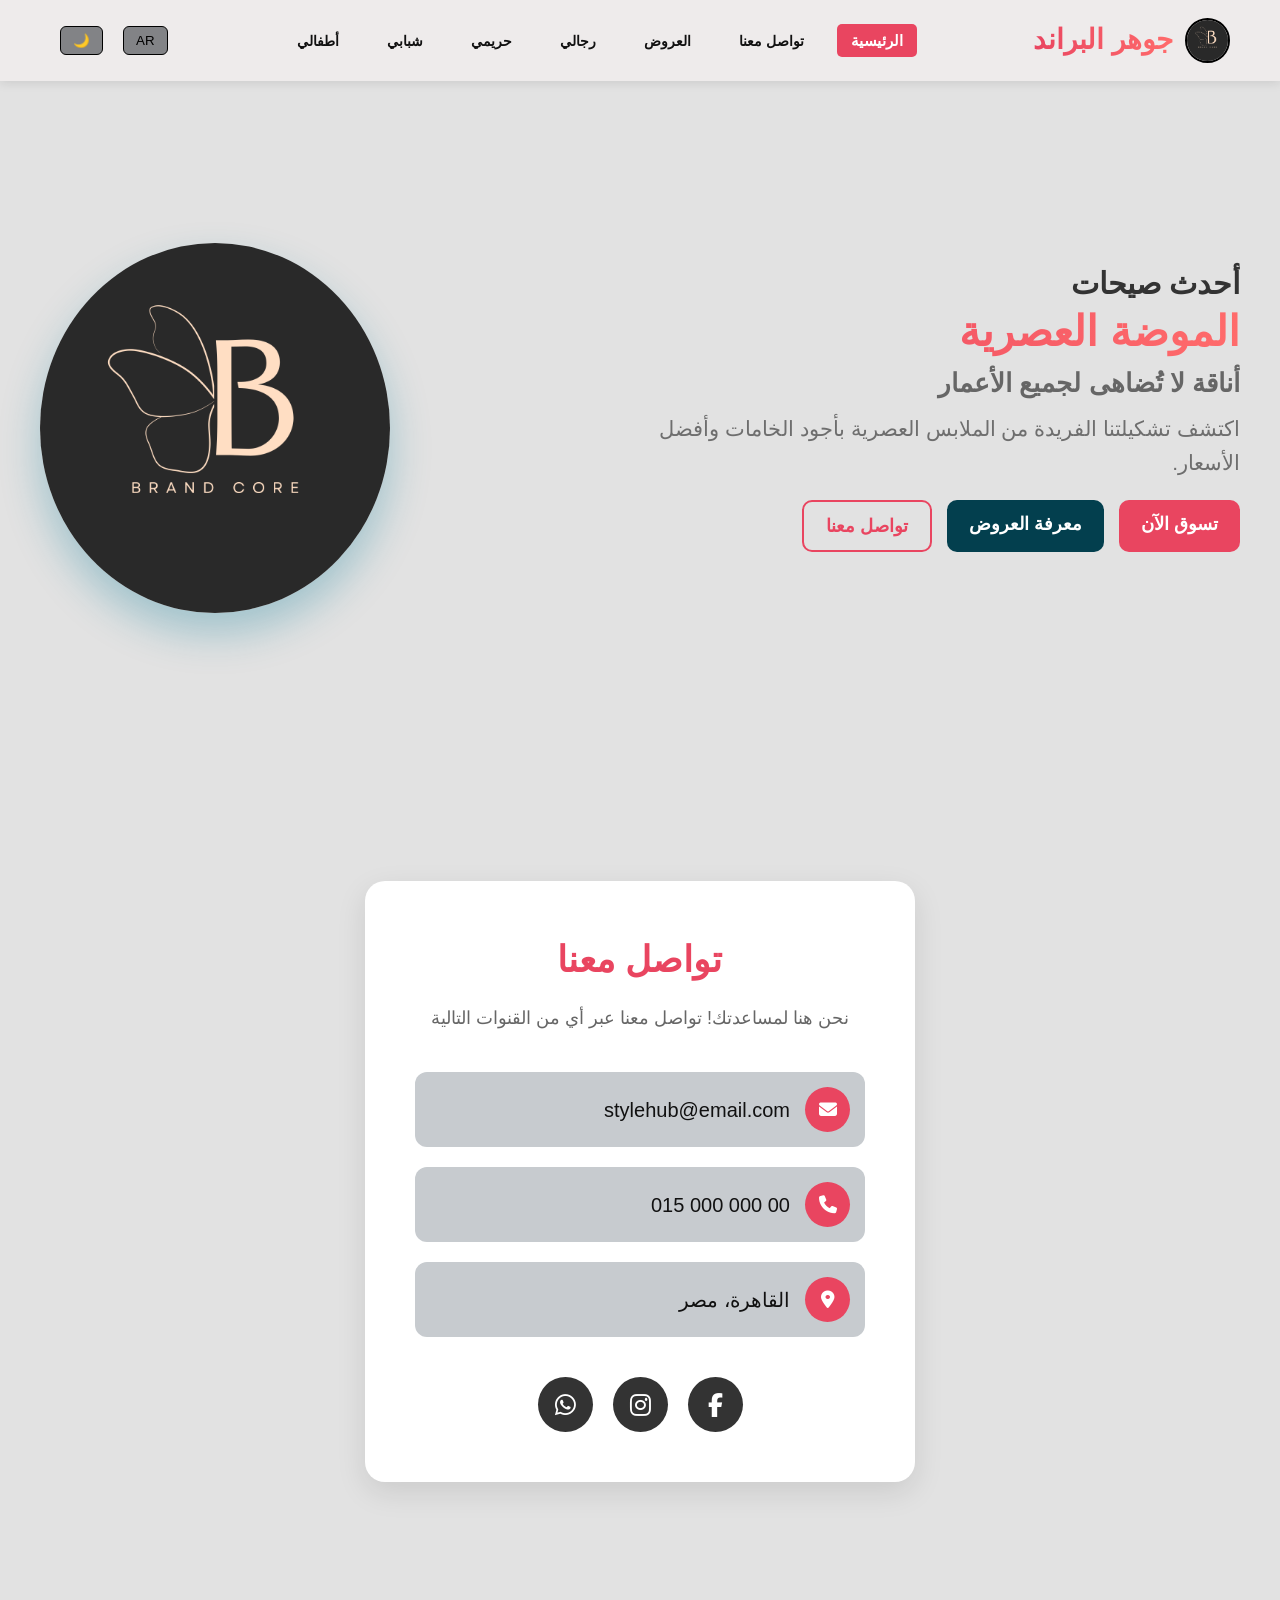
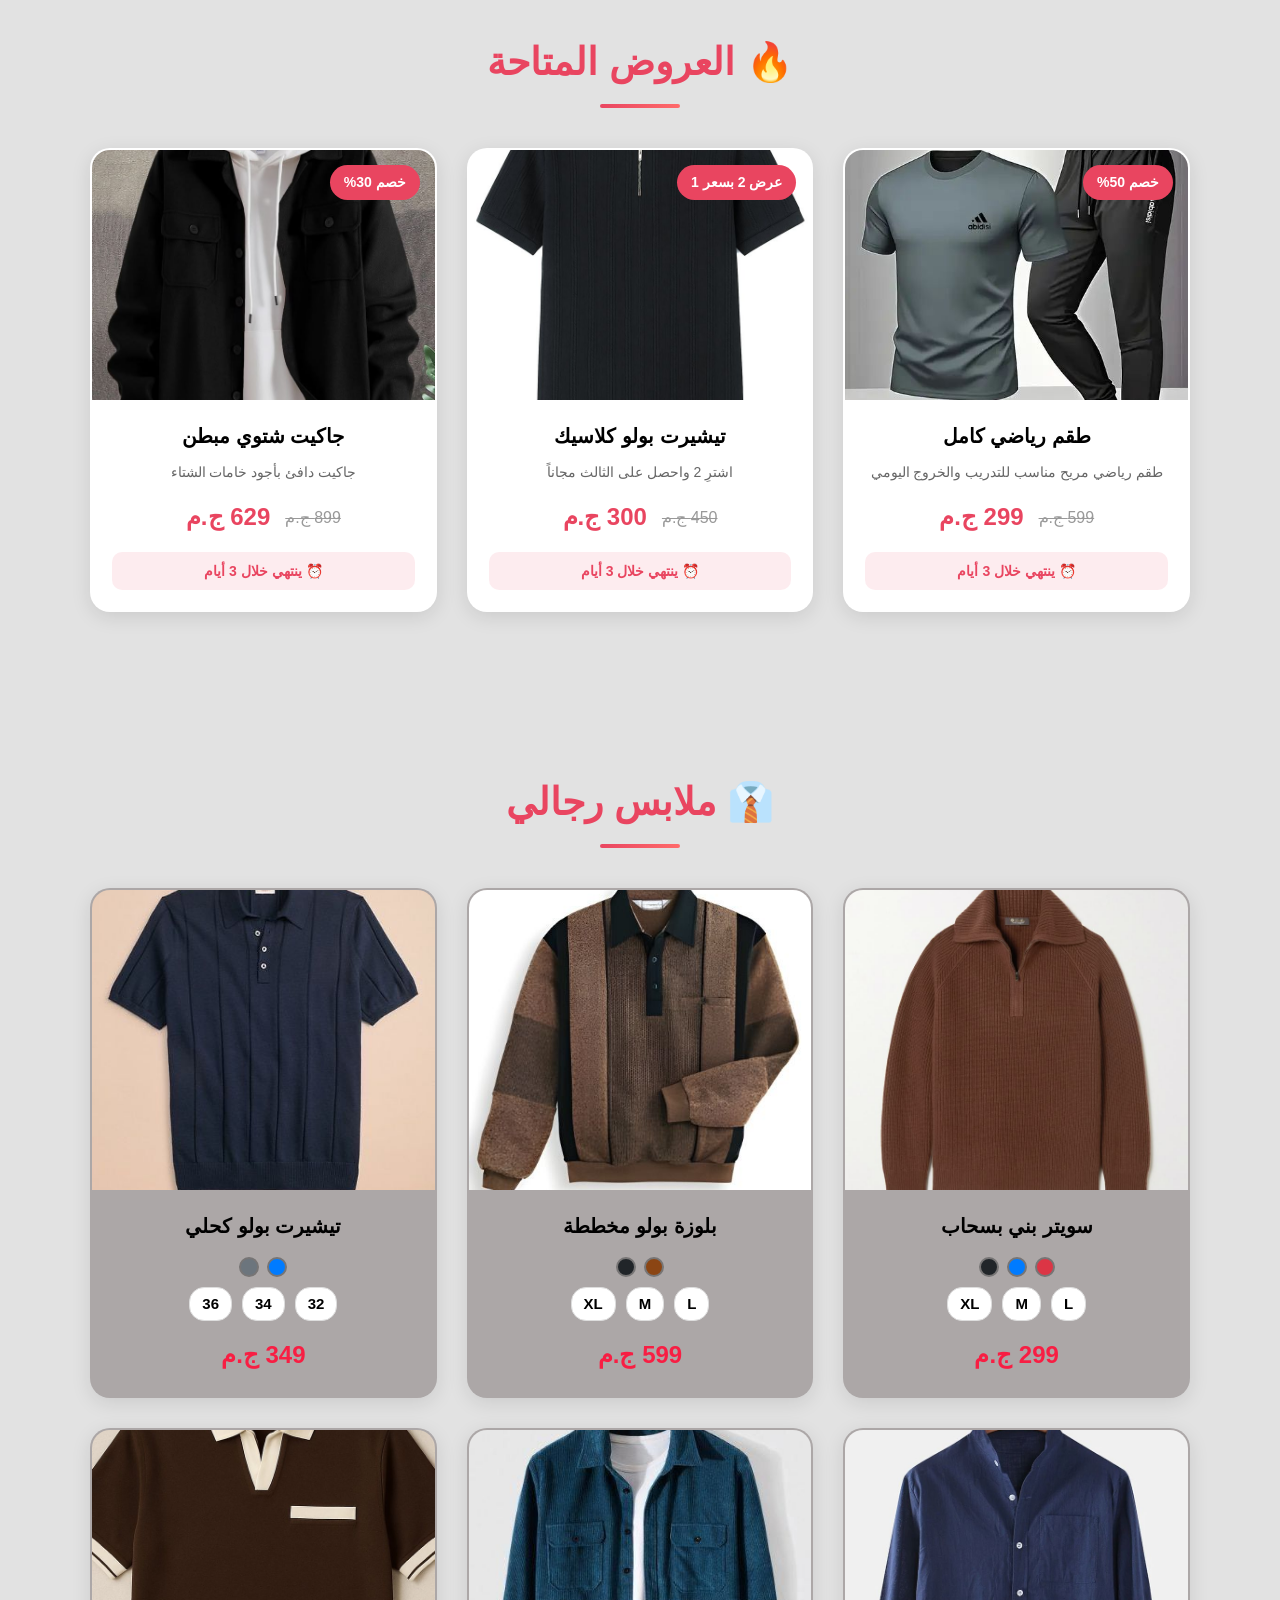
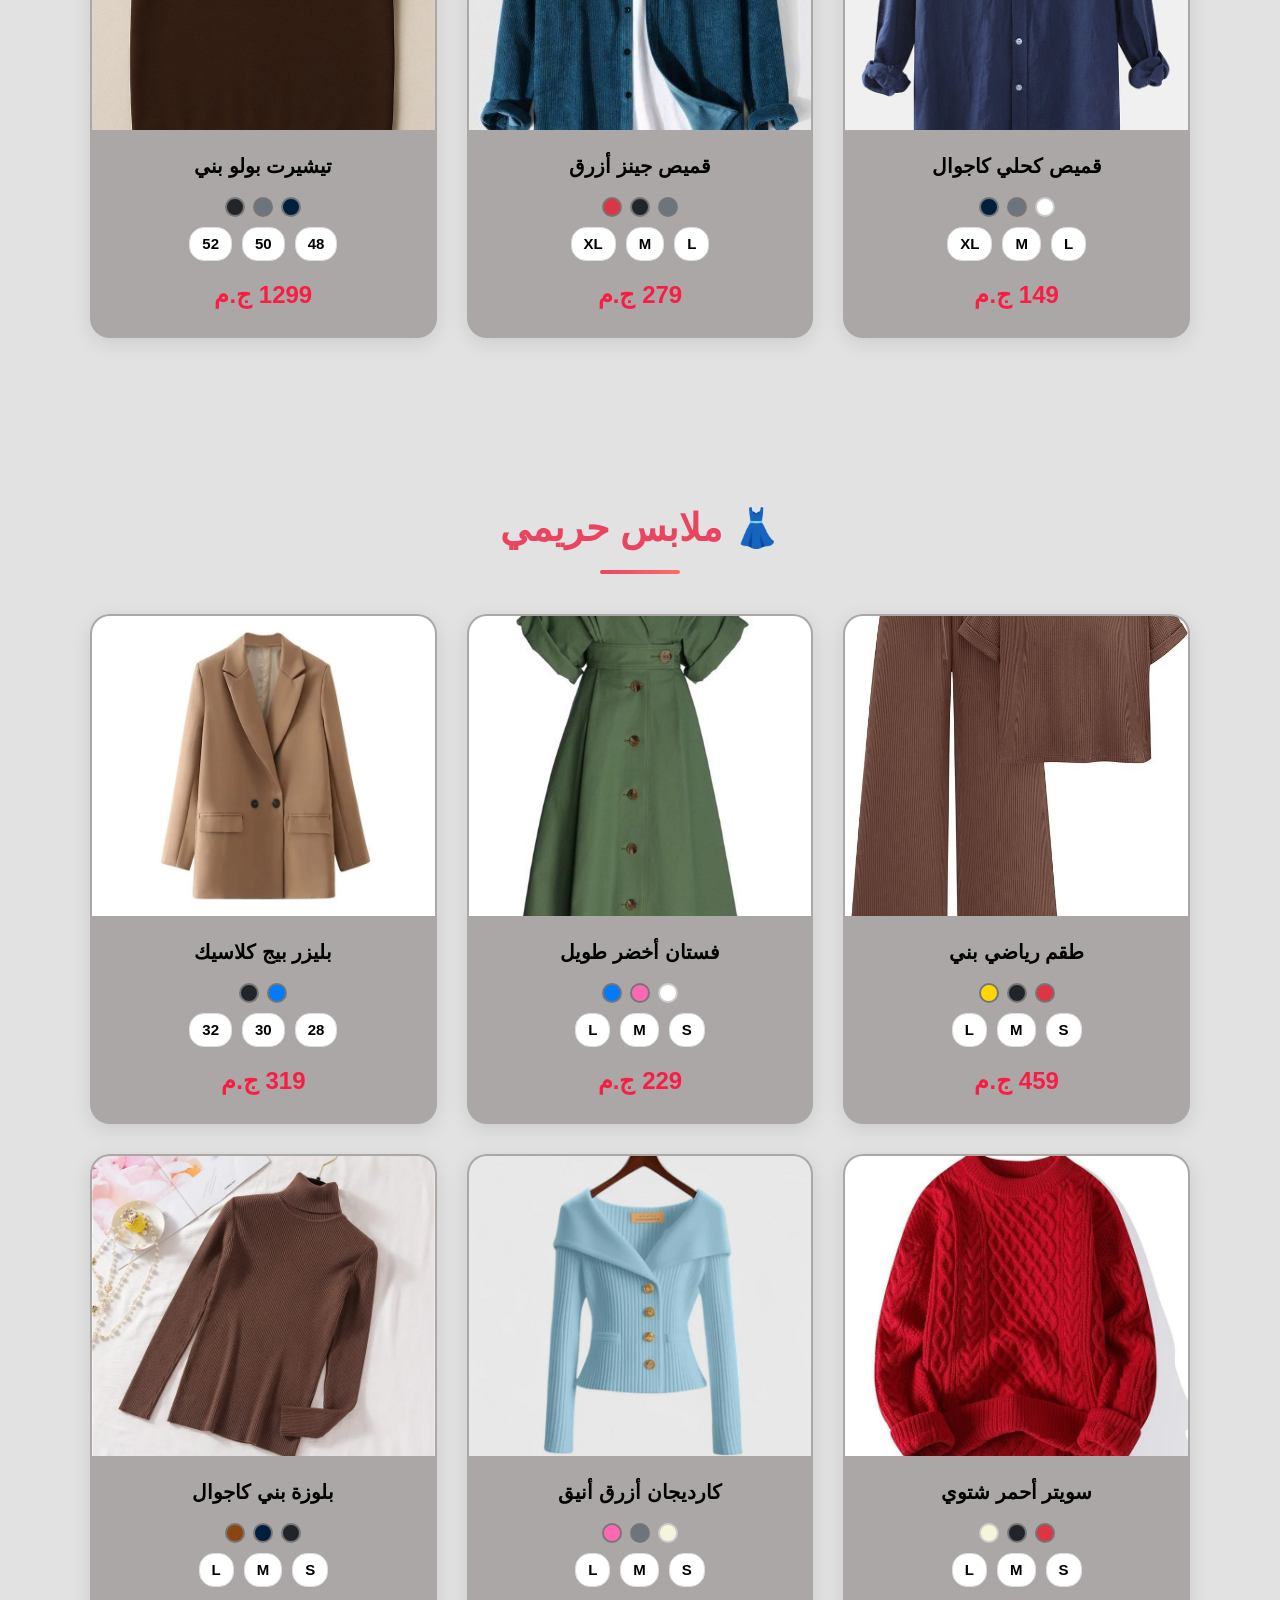
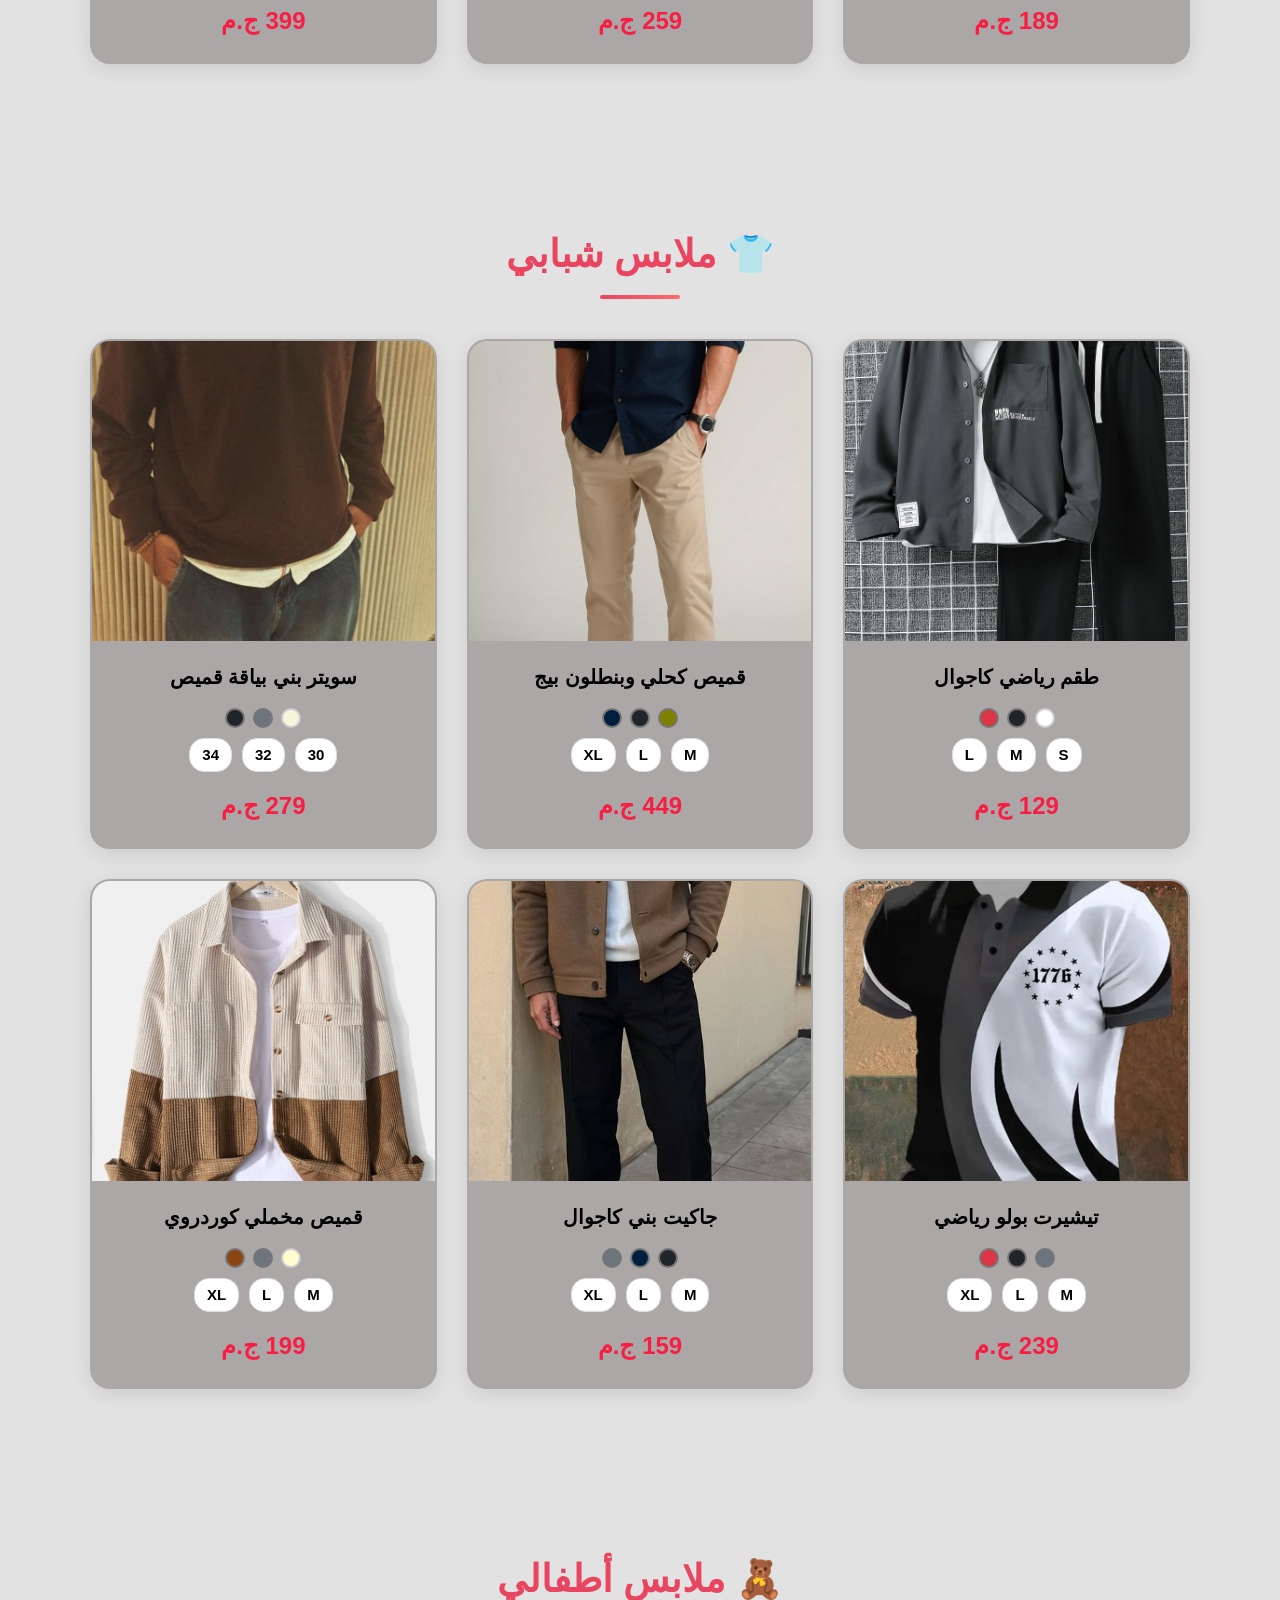
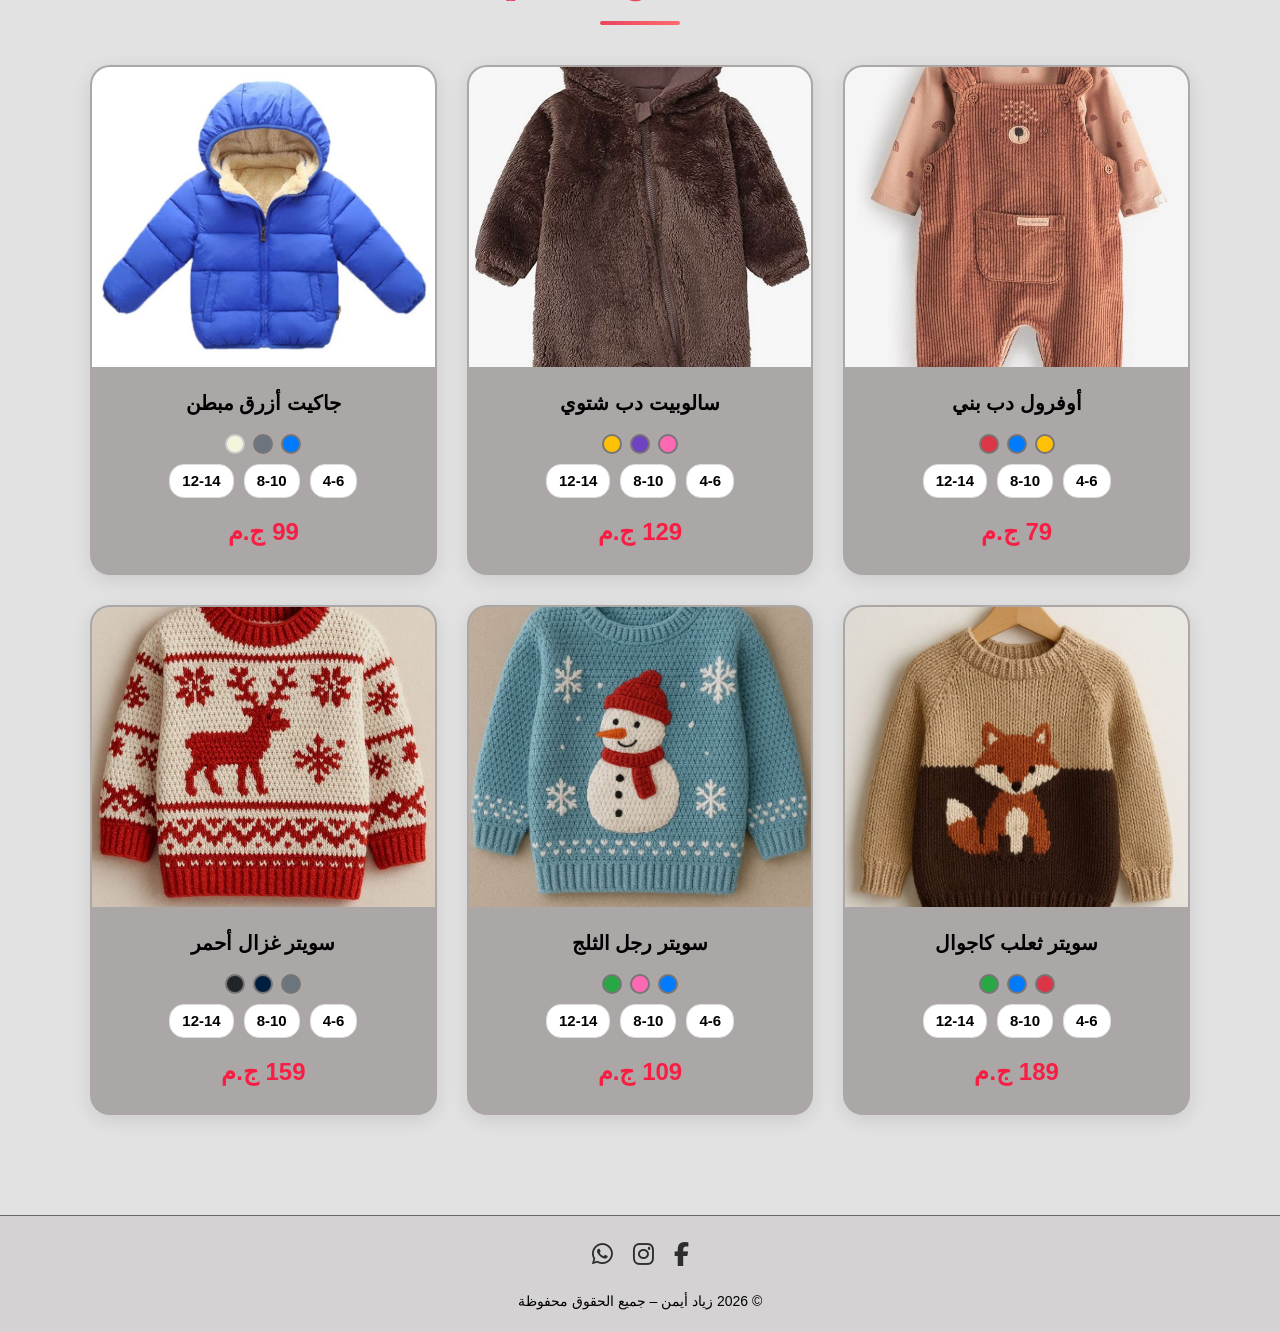
<file: index.html>
<!DOCTYPE html>
<html lang="ar" dir="rtl">
<head>
  <meta charset="UTF-8">
  <meta name="viewport" content="width=device-width, initial-scale=1.0">
  <title>Fashion Store</title>
  <link rel="stylesheet" href="brand.css">
  <link rel="stylesheet" href="https://cdnjs.cloudflare.com/ajax/libs/font-awesome/6.5.1/css/all.min.css">
  <link rel="icon" type="image/png" href="Pic/Logo2.png">
</head>
<body>

<!-- Navbar -->
<header class="navbar">
  <div class="menu-toggle" onclick="document.querySelector('.nav-links').classList.toggle('active')">
    <span></span>
    <span></span>
    <span></span>
  </div>

  <div class="logo-container">
    <img src="Pic/Logo.png" alt="Logo" class="logo-img">
    <div class="logo" data-key="logo">جوهر البراند</div>
  </div>
  <nav class="nav-links">
    <a href="#home" class="active" data-key="nav-home">الرئيسية</a>
    <a href="#contact" data-key="nav-contact">تواصل معنا</a>
    <a href="#offers" data-key="nav-offers">العروض</a>
    <a href="#men" data-key="nav-men">رجالي</a>
    <a href="#women" data-key="nav-women">حريمي</a>
    <a href="#youth" data-key="nav-youth">شبابي</a>
    <a href="#kids" data-key="nav-kids">أطفالي</a>
  </nav>
  
  <div class="nav-actions">
    <button class="mode-btn">🌙</button>
    <button class="lang-btn">AR</button>
  </div>     
</header>


<!-- Hero -->
<section id="home" class="hero">
  <div class="hero-text">
    <h1 data-key="hero-h1">أحدث صيحات</h1>
    <h1 class="name" data-key="hero-name">الموضة العصرية</h1>
    <h2 data-key="hero-name2">أناقة لا تُضاهى لجميع الأعمار</h2>
    <p class="hero-p"  data-key="hero-p">اكتشف تشكيلتنا الفريدة من الملابس العصرية بأجود الخامات وأفضل الأسعار.</p>
    <div class="hero-buttons">
      <a href="#men" class="btn primary" data-key="hero-btn1">تسوق الآن</a>
      <a href="#offers" class="btn primary2" data-key="hero-btn2">معرفة العروض</a>
      <a href="#contact" class="btn secondary" data-key="hero-btn3">تواصل معنا</a>
    </div>
  </div>
  <div class="hero-image">
    <img src="Pic/Logo.png" alt="Fashion">
  </div>
</section>

<!-- Contact Section -->
<section id="contact" class="contact-section">
  <div class="contact-container">
    <div class="contact-info-box">
      <h2 data-key="contact-title">تواصل معنا</h2>
      <p data-key="contact-desc">نحن هنا لمساعدتك! تواصل معنا عبر أي من القنوات التالية</p>
      
      <div class="contact-details">
        <div class="contact-item">
          <i class="fa-solid fa-envelope"></i>
          <span>stylehub@email.com</span>
        </div>
        <div class="contact-item">
          <i class="fa-solid fa-phone"></i>
          <span dir="ltr">015 000 000 00</span>
        </div>
        <div class="contact-item">
          <i class="fa-solid fa-location-dot"></i>
          <span data-key="contact-address">القاهرة، مصر</span>
        </div>
      </div>

      <div class="contact-social">
        <a href="https://facebook.com" target="_blank"><i class="fa-brands fa-facebook-f"></i></a>
        <a href="https://instagram.com" target="_blank"><i class="fa-brands fa-instagram"></i></a>
        <a href="https://wa.me/201500000000" target="_blank"><i class="fa-brands fa-whatsapp"></i></a>
      </div>
    </div>
  </div>
</section>

<!-- Offers Section -->
<section id="offers" class="offers-section">
  <h2 class="section-title" data-key="offers-title">🔥 العروض المتاحة</h2>
  <div class="offers-grid">

    <!-- Offer 1 -->
    <div class="offer-card">
      <div class="offer-badge" data-key="offer-badge-1">خصم 50%</div>
      <div class="offer-image">
        <img src="Pic/Offers/1.jpg" alt="Offer 1">
      </div>
      <div class="offer-info">
        <h3 data-key="offer-1-name">طقم رياضي كامل</h3>
        <p class="offer-desc" data-key="offer-1-desc">طقم رياضي مريح مناسب للتدريب والخروج اليومي</p>
        <div class="offer-prices">
          <span class="old-price">599 ج.م</span>
          <span class="new-price">299 ج.م</span>
        </div>
        <div class="offer-timer" data-key="offer-timer">⏰ ينتهي خلال 3 أيام</div>
      </div>
    </div>


    <!-- Offer 2 -->
    <div class="offer-card">
      <div class="offer-badge" data-key="offer-badge-2">عرض 2 بسعر 1</div>
      <div class="offer-image">
        <img src="Pic/Offers/2.jpg" alt="Offer 2">
      </div>
      <div class="offer-info">
        <h3 data-key="offer-2-name">تيشيرت بولو كلاسيك</h3>
        <p class="offer-desc" data-key="offer-2-desc">اشترِ 2 واحصل على الثالث مجاناً</p>
        <div class="offer-prices">
          <span class="old-price">450 ج.م</span>
          <span class="new-price">300 ج.م</span>
        </div>
        <div class="offer-timer" data-key="offer-timer">⏰ ينتهي خلال 3 أيام</div>
      </div>
    </div>

    <!-- Offer 3 -->
    <div class="offer-card">
      <div class="offer-badge" data-key="offer-badge-3">خصم 30%</div>
      <div class="offer-image">
        <img src="Pic/Offers/3.jpg" alt="Offer 3">
      </div>
      <div class="offer-info">
        <h3 data-key="offer-3-name">جاكيت شتوي مبطن</h3>
        <p class="offer-desc" data-key="offer-3-desc">جاكيت دافئ بأجود خامات الشتاء</p>
        <div class="offer-prices">
          <span class="old-price">899 ج.م</span>
          <span class="new-price">629 ج.م</span>
        </div>
        <div class="offer-timer" data-key="offer-timer">⏰ ينتهي خلال 3 أيام</div>
      </div>
    </div>

  </div>
</section>

<!-- Men Section -->
<section id="men" class="category-section">
  <h2 class="section-title" data-key="men-title">👔 ملابس رجالي</h2>
  <div class="products-grid">

    <!-- Product 1 -->
    <div class="product-card">
      <div class="product-image">
        <img src="Pic/Men/men1.jpg" alt="Men Shirt">
      </div>
      <div class="product-info">
        <h3 data-key="product-men-1">سويتر بني بسحاب</h3>
        <div class="product-colors">
          <span class="color red"></span>
          <span class="color blue"></span>
          <span class="color black"></span>
        </div>
        <div class="product-sizes">
          <span>L</span>
          <span>M</span>
          <span>XL</span>
        </div>
        <p class="product-price">299 ج.م</p>
      </div>
    </div>

    <!-- Product 2 -->
    <div class="product-card">
      <div class="product-image">
        <img src="Pic/Men/men2.jpg" alt="Men Jacket">
      </div>
      <div class="product-info">
        <h3 data-key="product-men-2">بلوزة بولو مخططة</h3>
        <div class="product-colors">
          <span class="color brown"></span>
          <span class="color black"></span>
        </div>
        <div class="product-sizes">
          <span>L</span>
          <span>M</span>
          <span>XL</span>
        </div>
        <p class="product-price">599 ج.م</p>
      </div>
    </div>

    <!-- Product 3 -->
    <div class="product-card">
      <div class="product-image">
        <img src="Pic/Men/men3.jpg" alt="Men Pants">
      </div>
      <div class="product-info">
        <h3 data-key="product-men-3">تيشيرت بولو كحلي</h3>
        <div class="product-colors">
          <span class="color blue"></span>
          <span class="color gray"></span>
        </div>
        <div class="product-sizes">
          <span>32</span>
          <span>34</span>
          <span>36</span>
        </div>
        <p class="product-price">349 ج.م</p>
      </div>
    </div>

    <!-- Product 4 -->
    <div class="product-card">
      <div class="product-image">
        <img src="Pic/Men/men4.jpg" alt="Men T-Shirt">
      </div>
      <div class="product-info">
        <h3 data-key="product-men-4">قميص كحلي كاجوال</h3>
        <div class="product-colors">
          <span class="color white"></span>
          <span class="color gray"></span>
          <span class="color navy"></span>
        </div>
        <div class="product-sizes">
          <span>L</span>
          <span>M</span>
          <span>XL</span>
        </div>
        <p class="product-price">149 ج.م</p>
      </div>
    </div>

    <!-- Product 5 -->
    <div class="product-card">
      <div class="product-image">
        <img src="Pic/Men/men5.jpg" alt="Men Hoodie">
      </div>
      <div class="product-info">
        <h3 data-key="product-men-5">قميص جينز أزرق</h3>
        <div class="product-colors">
          <span class="color gray"></span>
          <span class="color black"></span>
          <span class="color red"></span>
        </div>
        <div class="product-sizes">
          <span>L</span>
          <span>M</span>
          <span>XL</span>
        </div>
        <p class="product-price">279 ج.م</p>
      </div>
    </div>

    <!-- Product 6 -->
    <div class="product-card">
      <div class="product-image">
        <img src="Pic/Men/men6.jpg" alt="Men Suit">
      </div>
      <div class="product-info">
        <h3 data-key="product-men-6">تيشيرت بولو بني</h3>
        <div class="product-colors">
          <span class="color navy"></span>
          <span class="color gray"></span>
          <span class="color black"></span>
        </div>
        <div class="product-sizes">
          <span>48</span>
          <span>50</span>
          <span>52</span>
        </div>
        <p class="product-price">1299 ج.م</p>
      </div>
    </div>
  </div>
</section>


<!-- Women Section -->
<section id="women" class="category-section">
  <h2 class="section-title" data-key="women-title">👗 ملابس حريمي</h2>
  <div class="products-grid">

    <!-- Product 1 -->
    <div class="product-card">
      <div class="product-image">
        <img src="Pic/Women/wom1.jpg" alt="Women Dress">
      </div>
      <div class="product-info">
        <h3 data-key="product-women-1">طقم رياضي بني</h3>
        <div class="product-colors">
          <span class="color red"></span>
          <span class="color black"></span>
          <span class="color gold"></span>
        </div>
        <div class="product-sizes">
          <span>S</span>
          <span>M</span>
          <span>L</span>
        </div>
        <p class="product-price">459 ج.م</p>
      </div>
    </div>

    <!-- Product 2 -->
    <div class="product-card">
      <div class="product-image">
        <img src="Pic/Women/wom2.jpg" alt="Women Blouse">
      </div>
      <div class="product-info">
        <h3 data-key="product-women-2">فستان أخضر طويل</h3>
        <div class="product-colors">
          <span class="color white"></span>
          <span class="color pink"></span>
          <span class="color blue"></span>
        </div>
        <div class="product-sizes">
          <span>S</span>
          <span>M</span>
          <span>L</span>
        </div>
        <p class="product-price">229 ج.م</p>
      </div>
    </div>

    <!-- Product 3 -->
    <div class="product-card">
      <div class="product-image">
        <img src="Pic/Women/wom3.jpg" alt="Women Jeans">
      </div>
      <div class="product-info">
        <h3 data-key="product-women-3">بليزر بيج كلاسيك</h3>
        <div class="product-colors">
          <span class="color blue"></span>
          <span class="color black"></span>
        </div>
        <div class="product-sizes">
          <span>28</span>
          <span>30</span>
          <span>32</span>
        </div>
        <p class="product-price">319 ج.م</p>
      </div>
    </div>

    <!-- Product 4 -->
    <div class="product-card">
      <div class="product-image">
        <img src="Pic/Women/wom4.jpg" alt="Women Skirt">
      </div>
      <div class="product-info">
        <h3 data-key="product-women-4">سويتر أحمر شتوي</h3>
        <div class="product-colors">
          <span class="color red"></span>
          <span class="color black"></span>
          <span class="color beige"></span>
        </div>
        <div class="product-sizes">
          <span>S</span>
          <span>M</span>
          <span>L</span>
        </div>
        <p class="product-price">189 ج.م</p>
      </div>
    </div>

    <!-- Product 5 -->
    <div class="product-card">
      <div class="product-image">
        <img src="Pic/Women/wom5.jpg" alt="Women Cardigan">
      </div>
      <div class="product-info">
        <h3 data-key="product-women-5">كارديجان أزرق أنيق</h3>
        <div class="product-colors">
          <span class="color beige"></span>
          <span class="color gray"></span>
          <span class="color pink"></span>
        </div>
        <div class="product-sizes">
          <span>S</span>
          <span>M</span>
          <span>L</span>
        </div>
        <p class="product-price">259 ج.م</p>
      </div>
    </div>

    <!-- Product 6 -->
    <div class="product-card">
      <div class="product-image">
        <img src="Pic/Women/wom6.jpg" alt="Women Abaya">
      </div>
      <div class="product-info">
        <h3 data-key="product-women-6">	بلوزة بني كاجوال</h3>
        <div class="product-colors">
          <span class="color black"></span>
          <span class="color navy"></span>
          <span class="color brown"></span>
        </div>
        <div class="product-sizes">
          <span>S</span>
          <span>M</span>
          <span>L</span>
        </div>
        <p class="product-price">399 ج.م</p>
      </div>
    </div>
  </div>
</section>


<!-- Youth Section -->
<section id="youth" class="category-section">
  <h2 class="section-title" data-key="youth-title">👕 ملابس شبابي</h2>
  <div class="products-grid">
    <!-- Product 1 -->
    <div class="product-card">
      <div class="product-image">
        <img src="Pic/Youth/youth1.jpg" alt="Youth T-Shirt">
      </div>
      <div class="product-info">
        <h3 data-key="product-youth-1">طقم رياضي كاجوال</h3>
        <div class="product-colors">
          <span class="color white"></span>
          <span class="color black"></span>
          <span class="color red"></span>
        </div>
        <div class="product-sizes">
          <span>S</span>
          <span>M</span>
          <span>L</span>
        </div>
        <p class="product-price">129 ج.م</p>
      </div>
    </div>

    <!-- Product 2 -->
    <div class="product-card">
      <div class="product-image">
        <img src="Pic/Youth/youth2.jpg" alt="Youth Jacket">
      </div>
      <div class="product-info">
        <h3 data-key="product-youth-2">	قميص كحلي وبنطلون بيج</h3>
        <div class="product-colors">
          <span class="color olive"></span>
          <span class="color black"></span>
          <span class="color navy"></span>
        </div>
        <div class="product-sizes">
          <span>M</span>
          <span>L</span>
          <span>XL</span>
        </div>
        <p class="product-price">449 ج.م</p>
      </div>
    </div>

    <!-- Product 3 -->
    <div class="product-card">
      <div class="product-image">
        <img src="Pic/Youth/youth3.jpg" alt="Youth Pants">
      </div>
      <div class="product-info">
        <h3 data-key="product-youth-3">سويتر بني بياقة قميص</h3>
        <div class="product-colors">
          <span class="color beige"></span>
          <span class="color gray"></span>
          <span class="color black"></span>
        </div>
        <div class="product-sizes">
          <span>30</span>
          <span>32</span>
          <span>34</span>
        </div>
        <p class="product-price">279 ج.م</p>
      </div>
    </div>

    <!-- Product 4 -->
    <div class="product-card">
      <div class="product-image">
        <img src="Pic/Youth/youth4.jpg" alt="Youth Hoodie">
      </div>
      <div class="product-info">
        <h3 data-key="product-youth-4">تيشيرت بولو رياضي</h3>
        <div class="product-colors">
          <span class="color gray"></span>
          <span class="color black"></span>
          <span class="color red"></span>
        </div>
        <div class="product-sizes">
          <span>M</span>
          <span>L</span>
          <span>XL</span>
        </div>
        <p class="product-price">239 ج.م</p>
      </div>
    </div>

    <!-- Product 5 -->
    <div class="product-card">
      <div class="product-image">
        <img src="Pic/Youth/youth5.jpg" alt="Youth Shorts">
      </div>
      <div class="product-info">
        <h3 data-key="product-youth-5">	جاكيت بني كاجوال</h3>
        <div class="product-colors">
          <span class="color black"></span>
          <span class="color navy"></span>
          <span class="color gray"></span>
        </div>
        <div class="product-sizes">
          <span>M</span>
          <span>L</span>
          <span>XL</span>
        </div>
        <p class="product-price">159 ج.م</p>
      </div>
    </div>

    <!-- Product 6 -->
    <div class="product-card">
      <div class="product-image">
        <img src="Pic/Youth/youth6.jpg" alt="Youth Sweater">
      </div>
      <div class="product-info">
        <h3 data-key="product-youth-6">قميص مخملي كوردروي</h3>
        <div class="product-colors">
          <span class="color cream"></span>
          <span class="color gray"></span>
          <span class="color brown"></span>
        </div>
        <div class="product-sizes">
          <span>M</span>
          <span>L</span>
          <span>XL</span>
        </div>
        <p class="product-price">199 ج.م</p>
      </div>
    </div>
  </div>
</section>


<!-- Kids Section -->
<section id="kids" class="category-section">
  <h2 class="section-title" data-key="kids-title">🧸 ملابس أطفالي</h2>
  <div class="products-grid">

    <!-- Product 1 -->
    <div class="product-card">
      <div class="product-image">
        <img src="Pic/Kids/kid1.jpg" alt="Kids T-Shirt">
      </div>
      <div class="product-info">
        <h3 data-key="product-kids-1">أوفرول دب بني</h3>
        <div class="product-colors">
          <span class="color yellow"></span>
          <span class="color blue"></span>
          <span class="color red"></span>
        </div>
        <div class="product-sizes">
          <span>4-6</span>
          <span>8-10</span>
          <span>12-14</span>
        </div>
        <p class="product-price">79 ج.م</p>
      </div>
    </div>

    <!-- Product 2 -->
    <div class="product-card">
      <div class="product-image">
        <img src="Pic/Kids/kid2.jpg" alt="Kids Dress">
      </div>
      <div class="product-info">
        <h3 data-key="product-kids-2">سالوبيت دب شتوي</h3>
        <div class="product-colors">
          <span class="color pink"></span>
          <span class="color purple"></span>
          <span class="color yellow"></span>
        </div>
        <div class="product-sizes">
          <span>4-6</span>
          <span>8-10</span>
          <span>12-14</span>
        </div>
        <p class="product-price">129 ج.م</p>
      </div>
    </div>

    <!-- Product 3 -->
    <div class="product-card">
      <div class="product-image">
        <img src="Pic/Kids/kid3.jpg" alt="Kids Pants">
      </div>
      <div class="product-info">
        <h3 data-key="product-kids-3">جاكيت أزرق مبطن</h3>
        <div class="product-colors">
          <span class="color blue"></span>
          <span class="color gray"></span>
          <span class="color beige"></span>
        </div>
        <div class="product-sizes">
          <span>4-6</span>
          <span>8-10</span>
          <span>12-14</span>
        </div>
        <p class="product-price">99 ج.م</p>
      </div>
    </div>

    <!-- Product 4 -->
    <div class="product-card">
      <div class="product-image">
        <img src="Pic/Kids/kid4.jpg" alt="Kids Jacket">
      </div>
      <div class="product-info">
        <h3 data-key="product-kids-4">سويتر ثعلب كاجوال</h3>
        <div class="product-colors">
          <span class="color red"></span>
          <span class="color blue"></span>
          <span class="color green"></span>
        </div>
        <div class="product-sizes">
          <span>4-6</span>
          <span>8-10</span>
          <span>12-14</span>
        </div>
        <p class="product-price">189 ج.م</p>
      </div>
    </div>

    <!-- Product 5 -->
    <div class="product-card">
      <div class="product-image">
        <img src="Pic/Kids/kid5.jpg" alt="Kids Pajamas">
      </div>
      <div class="product-info">
        <h3 data-key="product-kids-5">	سويتر رجل الثلج</h3>
        <div class="product-colors">
          <span class="color blue"></span>
          <span class="color pink"></span>
          <span class="color green"></span>
        </div>
        <div class="product-sizes">
          <span>4-6</span>
          <span>8-10</span>
          <span>12-14</span>
        </div>
        <p class="product-price">109 ج.م</p>
      </div>
    </div>

    <!-- Product 6 -->
    <div class="product-card">
      <div class="product-image">
        <img src="Pic/Kids/kid6.jpg" alt="Kids Set">
      </div>
      <div class="product-info">
        <h3 data-key="product-kids-6">سويتر غزال أحمر</h3>
        <div class="product-colors">
          <span class="color gray"></span>
          <span class="color navy"></span>
          <span class="color black"></span>
        </div>
        <div class="product-sizes">
          <span>4-6</span>
          <span>8-10</span>
          <span>12-14</span>
        </div>
        <p class="product-price">159 ج.م</p>
      </div>
    </div>
  </div>
</section>

<!-- Footer -->
<footer class="footer">
  <div class="footer-social">
    <a href="https://facebook.com" target="_blank"><i class="fa-brands fa-facebook-f"></i></a>
    <a href="https://instagram.com" target="_blank"><i class="fa-brands fa-instagram"></i></a>
    <a href="https://wa.me/201500000000" target="_blank"><i class="fa-brands fa-whatsapp"></i></a>
  </div>
  <p data-key="footer">© 2026 زياد أيمن – جميع الحقوق محفوظة</p>
</footer>

<!-- Back to Top -->
<button id="backToTop">↑</button>

<script src="brand.js"></script>
</body>
</html>
</file>
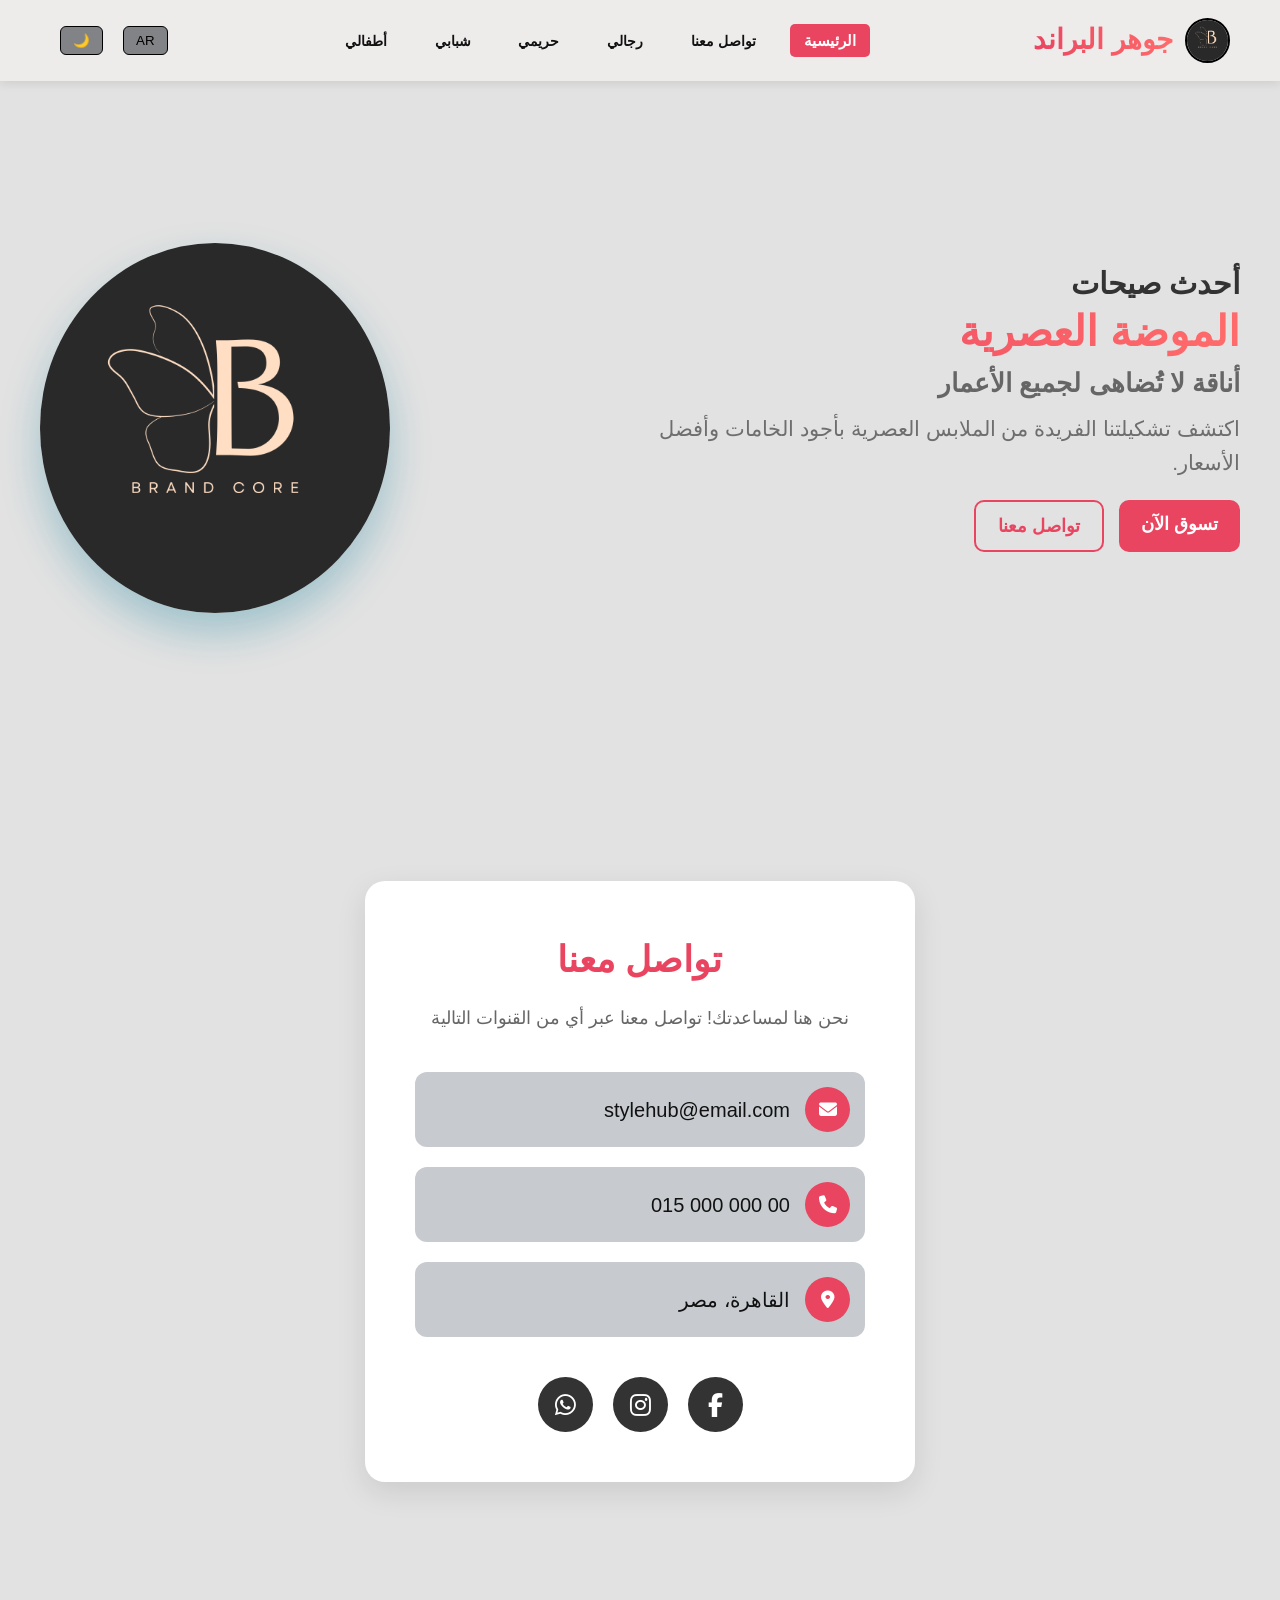
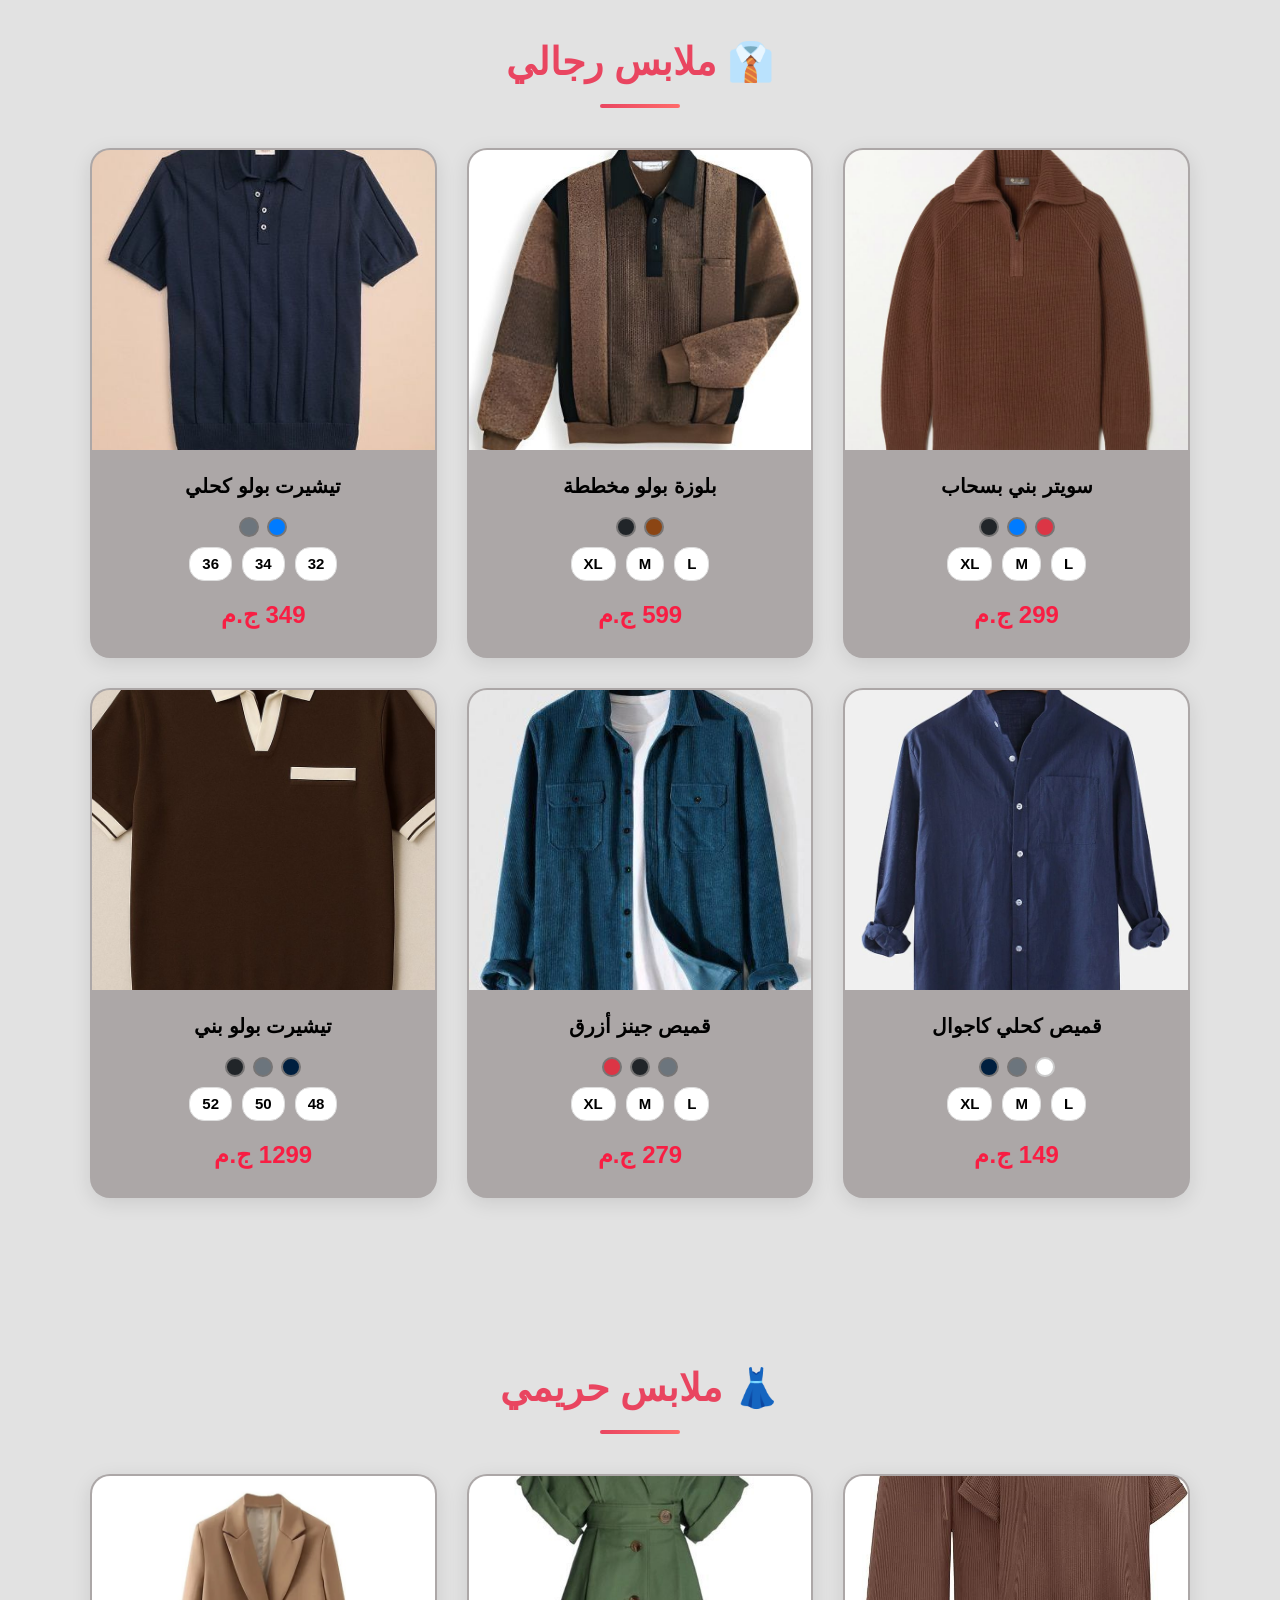
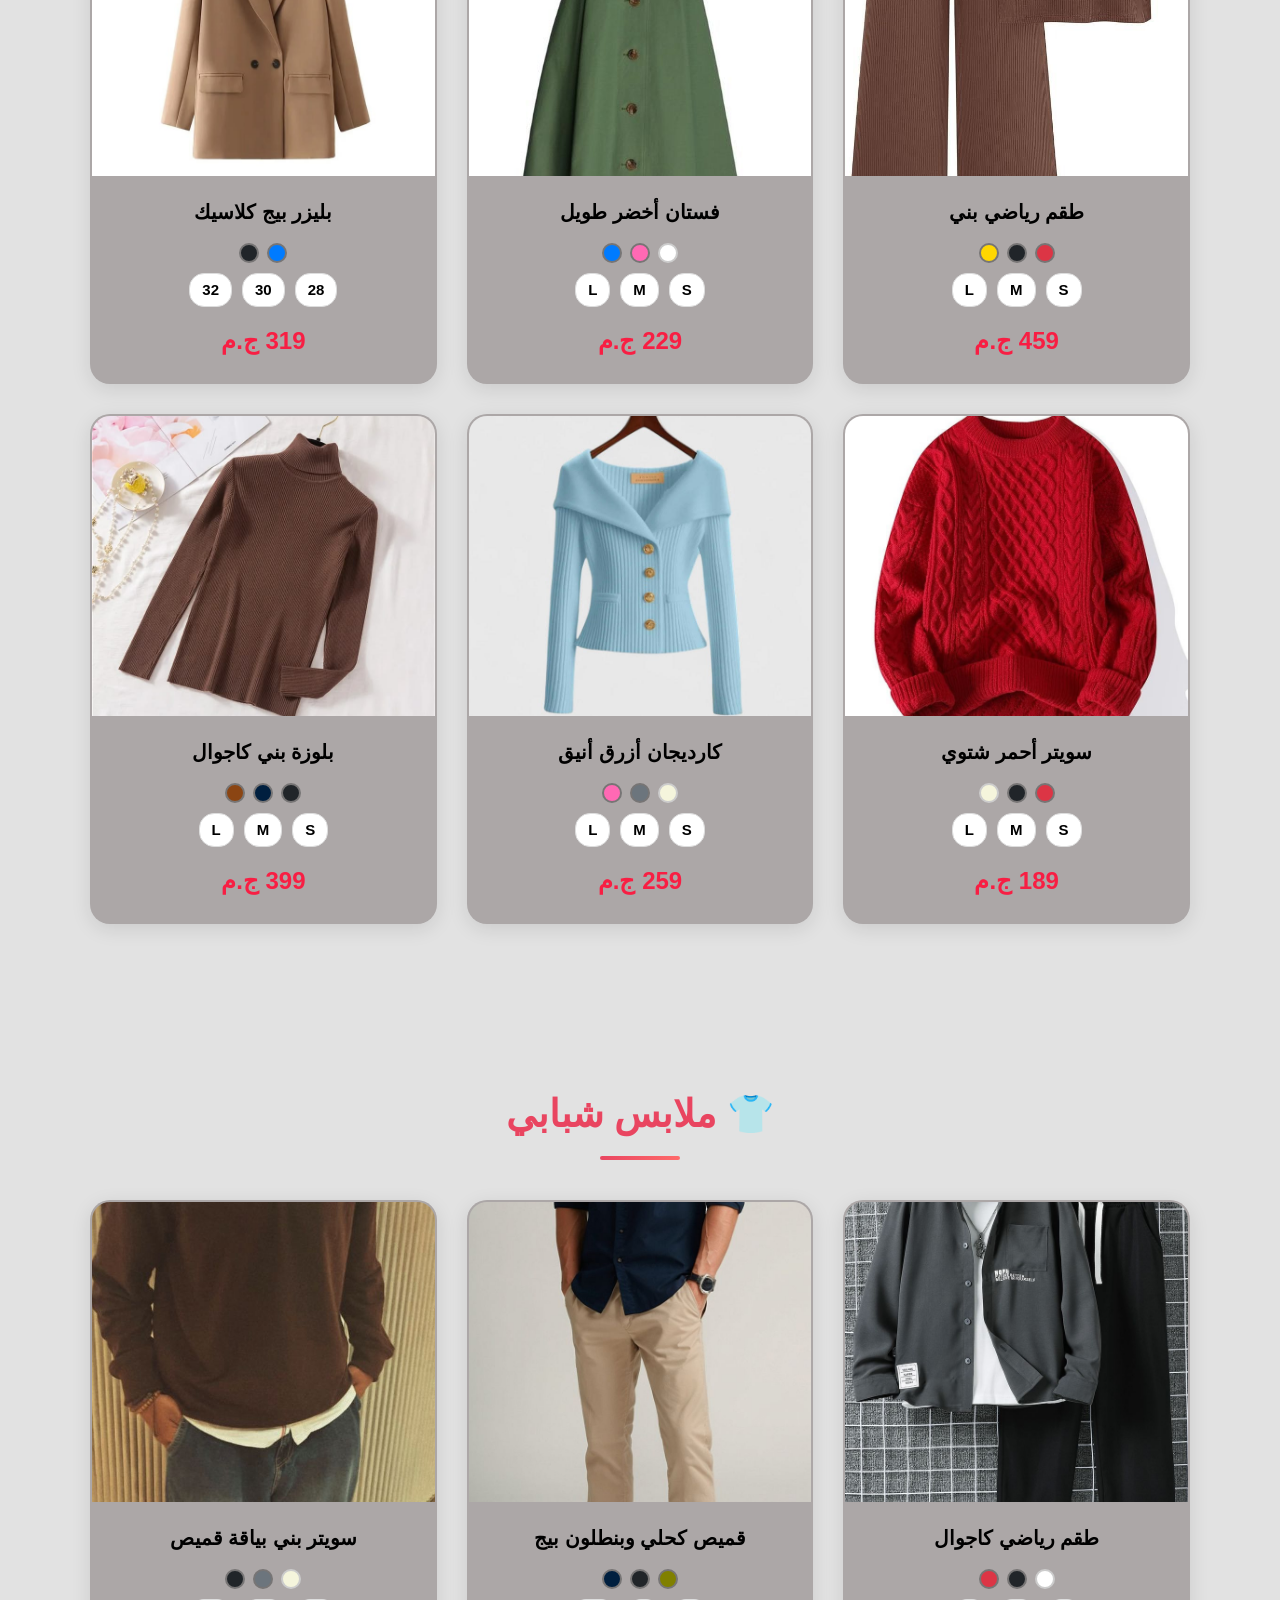
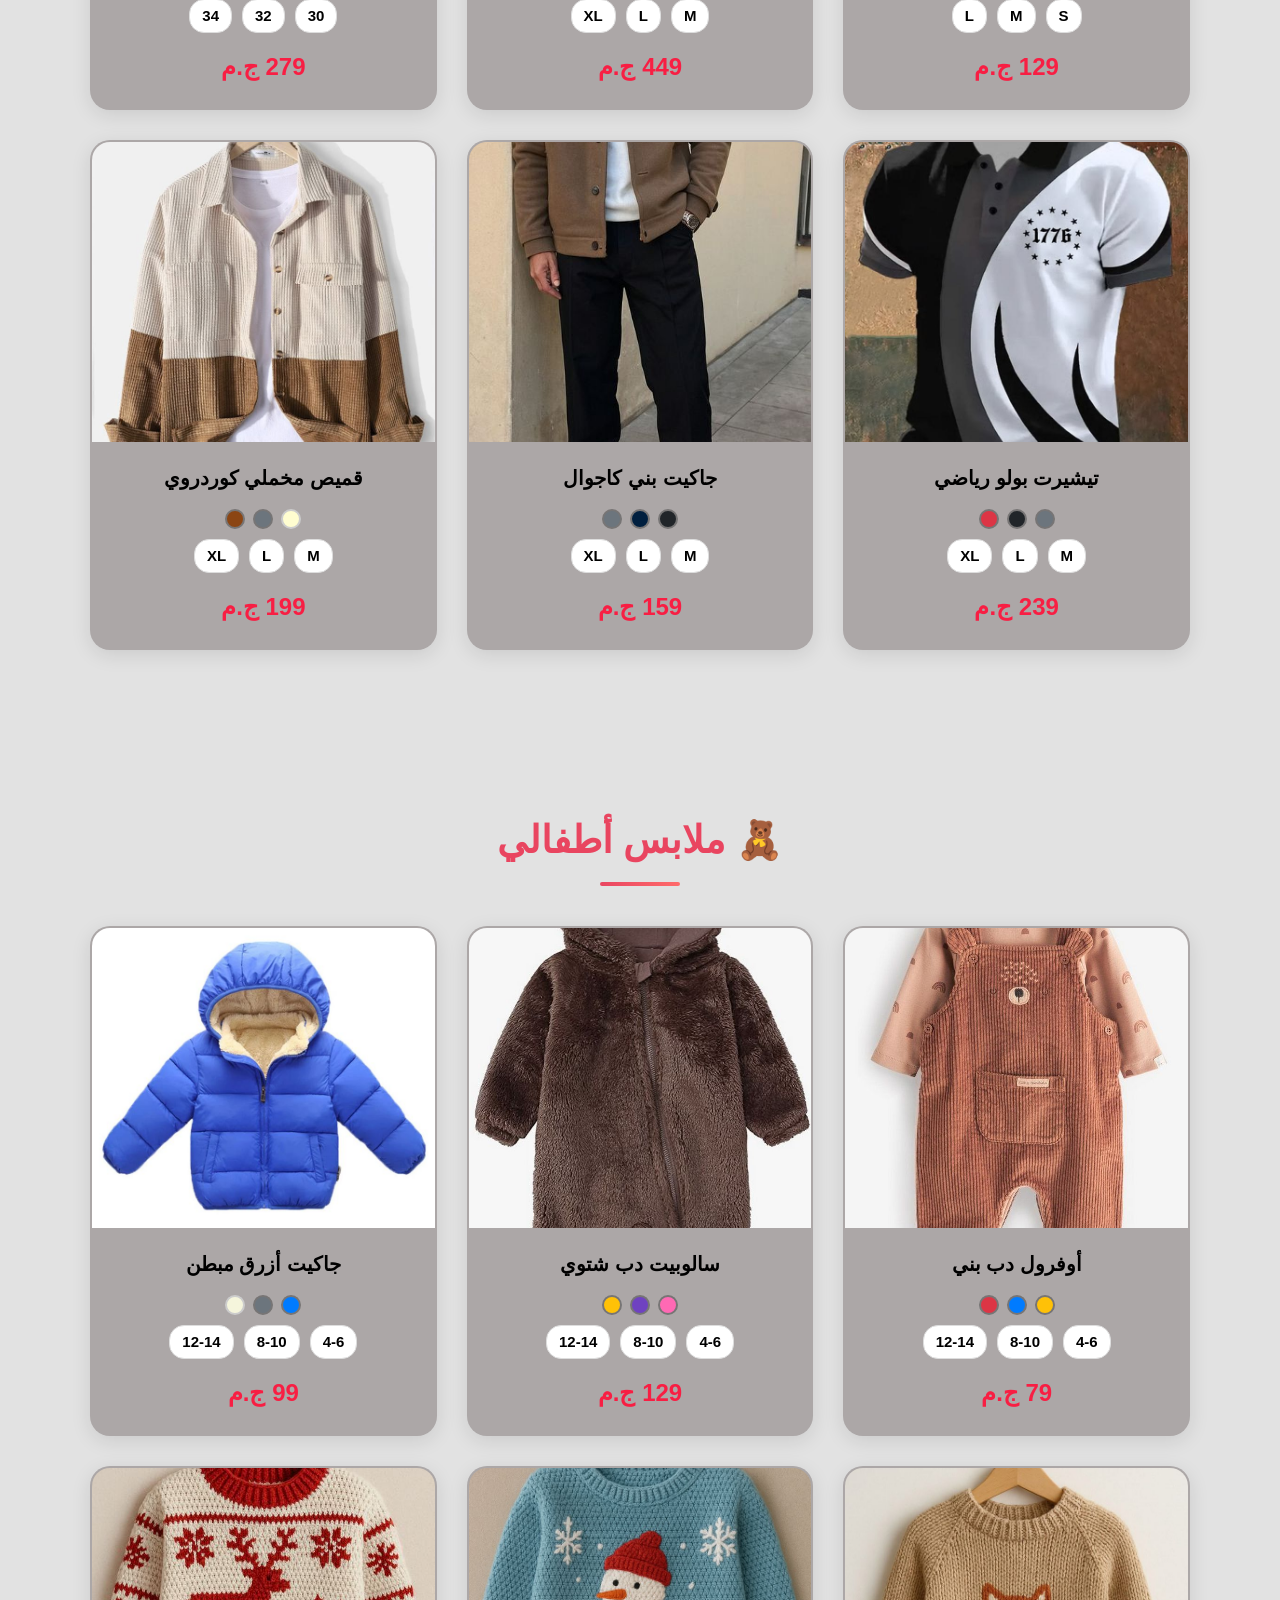
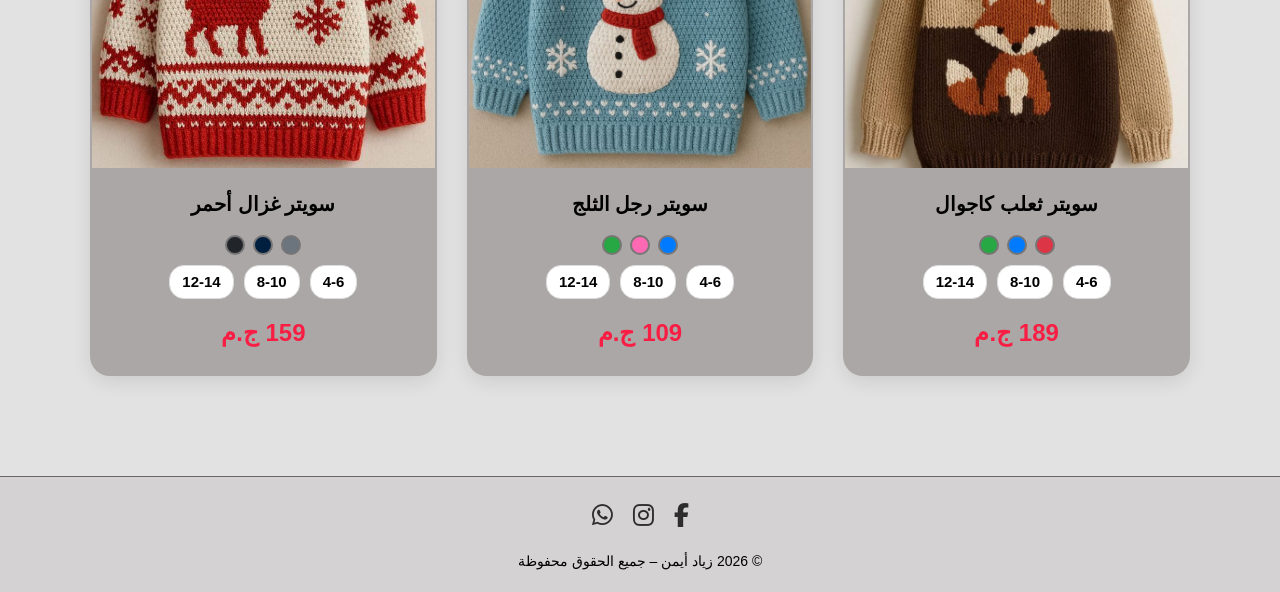
<file: brand.html>
<!DOCTYPE html>
<html lang="ar" dir="rtl">
<head>
  <meta charset="UTF-8">
  <meta name="viewport" content="width=device-width, initial-scale=1.0">
  <title>Fashion Store</title>
  <link rel="stylesheet" href="brand.css">
  <link rel="stylesheet" href="https://cdnjs.cloudflare.com/ajax/libs/font-awesome/6.5.1/css/all.min.css">
</head>
<body>


<!-- Navbar -->
<header class="navbar">
  <div class="menu-toggle" onclick="document.querySelector('.nav-links').classList.toggle('active')">
    <span></span>
    <span></span>
    <span></span>
  </div>

  <div class="logo-container">
    <img src="Pic/Logo.png" alt="Logo" class="logo-img">
    <div class="logo" data-key="logo">جوهر البراند</div>
  </div>
  <nav class="nav-links">
    <a href="#home" class="active" data-key="nav-home">الرئيسية</a>
    <a href="#contact" data-key="nav-contact">تواصل معنا</a>
    <a href="#men" data-key="nav-men">رجالي</a>
    <a href="#women" data-key="nav-women">حريمي</a>
    <a href="#youth" data-key="nav-youth">شبابي</a>
    <a href="#kids" data-key="nav-kids">أطفالي</a>
  </nav>
  
  <div class="nav-actions">
    <button class="mode-btn">🌙</button>
    <button class="lang-btn">AR</button>
  </div>     
</header>

<!-- Hero -->
<section id="home" class="hero">
  <div class="hero-text">
    <h1 data-key="hero-h1">أحدث صيحات</h1>
    <h1 class="name" data-key="hero-name">الموضة العصرية</h1>
    <h2 data-key="hero-name2">أناقة لا تُضاهى لجميع الأعمار</h2>
    <p class="hero-p"  data-key="hero-p">اكتشف تشكيلتنا الفريدة من الملابس العصرية بأجود الخامات وأفضل الأسعار.</p>
    <div class="hero-buttons">
      <a href="#men" class="btn primary" data-key="hero-btn1">تسوق الآن</a>
      <a href="#contact" class="btn secondary" data-key="hero-btn2">تواصل معنا</a>
    </div>
  </div>
  <div class="hero-image">
    <img src="Pic/Logo.png" alt="Fashion">
  </div>
</section>

<!-- Contact Section -->
<section id="contact" class="contact-section">
  <div class="contact-container">
    <div class="contact-info-box">
      <h2 data-key="contact-title">تواصل معنا</h2>
      <p data-key="contact-desc">نحن هنا لمساعدتك! تواصل معنا عبر أي من القنوات التالية</p>
      
      <div class="contact-details">
        <div class="contact-item">
          <i class="fa-solid fa-envelope"></i>
          <span>stylehub@email.com</span>
        </div>
        <div class="contact-item">
          <i class="fa-solid fa-phone"></i>
          <span dir="ltr">015 000 000 00</span>
        </div>
        <div class="contact-item">
          <i class="fa-solid fa-location-dot"></i>
          <span data-key="contact-address">القاهرة، مصر</span>
        </div>
      </div>

      <div class="contact-social">
        <a href="https://facebook.com" target="_blank"><i class="fa-brands fa-facebook-f"></i></a>
        <a href="https://instagram.com" target="_blank"><i class="fa-brands fa-instagram"></i></a>
        <a href="https://wa.me/201500000000" target="_blank"><i class="fa-brands fa-whatsapp"></i></a>
      </div>
    </div>
  </div>
</section>

<!-- Men Section -->
<section id="men" class="category-section">
  <h2 class="section-title" data-key="men-title">👔 ملابس رجالي</h2>
  <div class="products-grid">

    <!-- Product 1 -->
    <div class="product-card">
      <div class="product-image">
        <img src="Pic/Men/men1.jpg" alt="Men Shirt">
      </div>
      <div class="product-info">
        <h3 data-key="product-men-1">سويتر بني بسحاب</h3>
        <div class="product-colors">
          <span class="color red"></span>
          <span class="color blue"></span>
          <span class="color black"></span>
        </div>
        <div class="product-sizes">
          <span>L</span>
          <span>M</span>
          <span>XL</span>
        </div>
        <p class="product-price">299 ج.م</p>
      </div>
    </div>

    <!-- Product 2 -->
    <div class="product-card">
      <div class="product-image">
        <img src="Pic/Men/men2.jpg" alt="Men Jacket">
      </div>
      <div class="product-info">
        <h3 data-key="product-men-2">بلوزة بولو مخططة</h3>
        <div class="product-colors">
          <span class="color brown"></span>
          <span class="color black"></span>
        </div>
        <div class="product-sizes">
          <span>L</span>
          <span>M</span>
          <span>XL</span>
        </div>
        <p class="product-price">599 ج.م</p>
      </div>
    </div>

    <!-- Product 3 -->
    <div class="product-card">
      <div class="product-image">
        <img src="Pic/Men/men3.jpg" alt="Men Pants">
      </div>
      <div class="product-info">
        <h3 data-key="product-men-3">تيشيرت بولو كحلي</h3>
        <div class="product-colors">
          <span class="color blue"></span>
          <span class="color gray"></span>
        </div>
        <div class="product-sizes">
          <span>32</span>
          <span>34</span>
          <span>36</span>
        </div>
        <p class="product-price">349 ج.م</p>
      </div>
    </div>

    <!-- Product 4 -->
    <div class="product-card">
      <div class="product-image">
        <img src="Pic/Men/men4.jpg" alt="Men T-Shirt">
      </div>
      <div class="product-info">
        <h3 data-key="product-men-4">قميص كحلي كاجوال</h3>
        <div class="product-colors">
          <span class="color white"></span>
          <span class="color gray"></span>
          <span class="color navy"></span>
        </div>
        <div class="product-sizes">
          <span>L</span>
          <span>M</span>
          <span>XL</span>
        </div>
        <p class="product-price">149 ج.م</p>
      </div>
    </div>

    <!-- Product 5 -->
    <div class="product-card">
      <div class="product-image">
        <img src="Pic/Men/men5.jpg" alt="Men Hoodie">
      </div>
      <div class="product-info">
        <h3 data-key="product-men-5">قميص جينز أزرق</h3>
        <div class="product-colors">
          <span class="color gray"></span>
          <span class="color black"></span>
          <span class="color red"></span>
        </div>
        <div class="product-sizes">
          <span>L</span>
          <span>M</span>
          <span>XL</span>
        </div>
        <p class="product-price">279 ج.م</p>
      </div>
    </div>

    <!-- Product 6 -->
    <div class="product-card">
      <div class="product-image">
        <img src="Pic/Men/men6.jpg" alt="Men Suit">
      </div>
      <div class="product-info">
        <h3 data-key="product-men-6">تيشيرت بولو بني</h3>
        <div class="product-colors">
          <span class="color navy"></span>
          <span class="color gray"></span>
          <span class="color black"></span>
        </div>
        <div class="product-sizes">
          <span>48</span>
          <span>50</span>
          <span>52</span>
        </div>
        <p class="product-price">1299 ج.م</p>
      </div>
    </div>
  </div>
</section>


<!-- Women Section -->
<section id="women" class="category-section">
  <h2 class="section-title" data-key="women-title">👗 ملابس حريمي</h2>
  <div class="products-grid">

    <!-- Product 1 -->
    <div class="product-card">
      <div class="product-image">
        <img src="Pic/Women/wom1.jpg" alt="Women Dress">
      </div>
      <div class="product-info">
        <h3 data-key="product-women-1">طقم رياضي بني</h3>
        <div class="product-colors">
          <span class="color red"></span>
          <span class="color black"></span>
          <span class="color gold"></span>
        </div>
        <div class="product-sizes">
          <span>S</span>
          <span>M</span>
          <span>L</span>
        </div>
        <p class="product-price">459 ج.م</p>
      </div>
    </div>

    <!-- Product 2 -->
    <div class="product-card">
      <div class="product-image">
        <img src="Pic/Women/wom2.jpg" alt="Women Blouse">
      </div>
      <div class="product-info">
        <h3 data-key="product-women-2">فستان أخضر طويل</h3>
        <div class="product-colors">
          <span class="color white"></span>
          <span class="color pink"></span>
          <span class="color blue"></span>
        </div>
        <div class="product-sizes">
          <span>S</span>
          <span>M</span>
          <span>L</span>
        </div>
        <p class="product-price">229 ج.م</p>
      </div>
    </div>

    <!-- Product 3 -->
    <div class="product-card">
      <div class="product-image">
        <img src="Pic/Women/wom3.jpg" alt="Women Jeans">
      </div>
      <div class="product-info">
        <h3 data-key="product-women-3">بليزر بيج كلاسيك</h3>
        <div class="product-colors">
          <span class="color blue"></span>
          <span class="color black"></span>
        </div>
        <div class="product-sizes">
          <span>28</span>
          <span>30</span>
          <span>32</span>
        </div>
        <p class="product-price">319 ج.م</p>
      </div>
    </div>

    <!-- Product 4 -->
    <div class="product-card">
      <div class="product-image">
        <img src="Pic/Women/wom4.jpg" alt="Women Skirt">
      </div>
      <div class="product-info">
        <h3 data-key="product-women-4">سويتر أحمر شتوي</h3>
        <div class="product-colors">
          <span class="color red"></span>
          <span class="color black"></span>
          <span class="color beige"></span>
        </div>
        <div class="product-sizes">
          <span>S</span>
          <span>M</span>
          <span>L</span>
        </div>
        <p class="product-price">189 ج.م</p>
      </div>
    </div>

    <!-- Product 5 -->
    <div class="product-card">
      <div class="product-image">
        <img src="Pic/Women/wom5.jpg" alt="Women Cardigan">
      </div>
      <div class="product-info">
        <h3 data-key="product-women-5">كارديجان أزرق أنيق</h3>
        <div class="product-colors">
          <span class="color beige"></span>
          <span class="color gray"></span>
          <span class="color pink"></span>
        </div>
        <div class="product-sizes">
          <span>S</span>
          <span>M</span>
          <span>L</span>
        </div>
        <p class="product-price">259 ج.م</p>
      </div>
    </div>

    <!-- Product 6 -->
    <div class="product-card">
      <div class="product-image">
        <img src="Pic/Women/wom6.jpg" alt="Women Abaya">
      </div>
      <div class="product-info">
        <h3 data-key="product-women-6">	بلوزة بني كاجوال</h3>
        <div class="product-colors">
          <span class="color black"></span>
          <span class="color navy"></span>
          <span class="color brown"></span>
        </div>
        <div class="product-sizes">
          <span>S</span>
          <span>M</span>
          <span>L</span>
        </div>
        <p class="product-price">399 ج.م</p>
      </div>
    </div>
  </div>
</section>


<!-- Youth Section -->
<section id="youth" class="category-section">
  <h2 class="section-title" data-key="youth-title">👕 ملابس شبابي</h2>
  <div class="products-grid">
    <!-- Product 1 -->
    <div class="product-card">
      <div class="product-image">
        <img src="Pic/Youth/youth1.jpg" alt="Youth T-Shirt">
      </div>
      <div class="product-info">
        <h3 data-key="product-youth-1">طقم رياضي كاجوال</h3>
        <div class="product-colors">
          <span class="color white"></span>
          <span class="color black"></span>
          <span class="color red"></span>
        </div>
        <div class="product-sizes">
          <span>S</span>
          <span>M</span>
          <span>L</span>
        </div>
        <p class="product-price">129 ج.م</p>
      </div>
    </div>

    <!-- Product 2 -->
    <div class="product-card">
      <div class="product-image">
        <img src="Pic/Youth/youth2.jpg" alt="Youth Jacket">
      </div>
      <div class="product-info">
        <h3 data-key="product-youth-2">	قميص كحلي وبنطلون بيج</h3>
        <div class="product-colors">
          <span class="color olive"></span>
          <span class="color black"></span>
          <span class="color navy"></span>
        </div>
        <div class="product-sizes">
          <span>M</span>
          <span>L</span>
          <span>XL</span>
        </div>
        <p class="product-price">449 ج.م</p>
      </div>
    </div>

    <!-- Product 3 -->
    <div class="product-card">
      <div class="product-image">
        <img src="Pic/Youth/youth3.jpg" alt="Youth Pants">
      </div>
      <div class="product-info">
        <h3 data-key="product-youth-3">سويتر بني بياقة قميص</h3>
        <div class="product-colors">
          <span class="color beige"></span>
          <span class="color gray"></span>
          <span class="color black"></span>
        </div>
        <div class="product-sizes">
          <span>30</span>
          <span>32</span>
          <span>34</span>
        </div>
        <p class="product-price">279 ج.م</p>
      </div>
    </div>

    <!-- Product 4 -->
    <div class="product-card">
      <div class="product-image">
        <img src="Pic/Youth/youth4.jpg" alt="Youth Hoodie">
      </div>
      <div class="product-info">
        <h3 data-key="product-youth-4">تيشيرت بولو رياضي</h3>
        <div class="product-colors">
          <span class="color gray"></span>
          <span class="color black"></span>
          <span class="color red"></span>
        </div>
        <div class="product-sizes">
          <span>M</span>
          <span>L</span>
          <span>XL</span>
        </div>
        <p class="product-price">239 ج.م</p>
      </div>
    </div>

    <!-- Product 5 -->
    <div class="product-card">
      <div class="product-image">
        <img src="Pic/Youth/youth5.jpg" alt="Youth Shorts">
      </div>
      <div class="product-info">
        <h3 data-key="product-youth-5">	جاكيت بني كاجوال</h3>
        <div class="product-colors">
          <span class="color black"></span>
          <span class="color navy"></span>
          <span class="color gray"></span>
        </div>
        <div class="product-sizes">
          <span>M</span>
          <span>L</span>
          <span>XL</span>
        </div>
        <p class="product-price">159 ج.م</p>
      </div>
    </div>

    <!-- Product 6 -->
    <div class="product-card">
      <div class="product-image">
        <img src="Pic/Youth/youth6.jpg" alt="Youth Sweater">
      </div>
      <div class="product-info">
        <h3 data-key="product-youth-6">قميص مخملي كوردروي</h3>
        <div class="product-colors">
          <span class="color cream"></span>
          <span class="color gray"></span>
          <span class="color brown"></span>
        </div>
        <div class="product-sizes">
          <span>M</span>
          <span>L</span>
          <span>XL</span>
        </div>
        <p class="product-price">199 ج.م</p>
      </div>
    </div>
  </div>
</section>


<!-- Kids Section -->
<section id="kids" class="category-section">
  <h2 class="section-title" data-key="kids-title">🧸 ملابس أطفالي</h2>
  <div class="products-grid">

    <!-- Product 1 -->
    <div class="product-card">
      <div class="product-image">
        <img src="Pic/Kids/kid1.jpg" alt="Kids T-Shirt">
      </div>
      <div class="product-info">
        <h3 data-key="product-kids-1">أوفرول دب بني</h3>
        <div class="product-colors">
          <span class="color yellow"></span>
          <span class="color blue"></span>
          <span class="color red"></span>
        </div>
        <div class="product-sizes">
          <span>4-6</span>
          <span>8-10</span>
          <span>12-14</span>
        </div>
        <p class="product-price">79 ج.م</p>
      </div>
    </div>

    <!-- Product 2 -->
    <div class="product-card">
      <div class="product-image">
        <img src="Pic/Kids/kid2.jpg" alt="Kids Dress">
      </div>
      <div class="product-info">
        <h3 data-key="product-kids-2">سالوبيت دب شتوي</h3>
        <div class="product-colors">
          <span class="color pink"></span>
          <span class="color purple"></span>
          <span class="color yellow"></span>
        </div>
        <div class="product-sizes">
          <span>4-6</span>
          <span>8-10</span>
          <span>12-14</span>
        </div>
        <p class="product-price">129 ج.م</p>
      </div>
    </div>

    <!-- Product 3 -->
    <div class="product-card">
      <div class="product-image">
        <img src="Pic/Kids/kid3.jpg" alt="Kids Pants">
      </div>
      <div class="product-info">
        <h3 data-key="product-kids-3">جاكيت أزرق مبطن</h3>
        <div class="product-colors">
          <span class="color blue"></span>
          <span class="color gray"></span>
          <span class="color beige"></span>
        </div>
        <div class="product-sizes">
          <span>4-6</span>
          <span>8-10</span>
          <span>12-14</span>
        </div>
        <p class="product-price">99 ج.م</p>
      </div>
    </div>

    <!-- Product 4 -->
    <div class="product-card">
      <div class="product-image">
        <img src="Pic/Kids/kid4.jpg" alt="Kids Jacket">
      </div>
      <div class="product-info">
        <h3 data-key="product-kids-4">سويتر ثعلب كاجوال</h3>
        <div class="product-colors">
          <span class="color red"></span>
          <span class="color blue"></span>
          <span class="color green"></span>
        </div>
        <div class="product-sizes">
          <span>4-6</span>
          <span>8-10</span>
          <span>12-14</span>
        </div>
        <p class="product-price">189 ج.م</p>
      </div>
    </div>

    <!-- Product 5 -->
    <div class="product-card">
      <div class="product-image">
        <img src="Pic/Kids/kid5.jpg" alt="Kids Pajamas">
      </div>
      <div class="product-info">
        <h3 data-key="product-kids-5">	سويتر رجل الثلج</h3>
        <div class="product-colors">
          <span class="color blue"></span>
          <span class="color pink"></span>
          <span class="color green"></span>
        </div>
        <div class="product-sizes">
          <span>4-6</span>
          <span>8-10</span>
          <span>12-14</span>
        </div>
        <p class="product-price">109 ج.م</p>
      </div>
    </div>

    <!-- Product 6 -->
    <div class="product-card">
      <div class="product-image">
        <img src="Pic/Kids/kid6.jpg" alt="Kids Set">
      </div>
      <div class="product-info">
        <h3 data-key="product-kids-6">سويتر غزال أحمر</h3>
        <div class="product-colors">
          <span class="color gray"></span>
          <span class="color navy"></span>
          <span class="color black"></span>
        </div>
        <div class="product-sizes">
          <span>4-6</span>
          <span>8-10</span>
          <span>12-14</span>
        </div>
        <p class="product-price">159 ج.م</p>
      </div>
    </div>
  </div>
</section>

<!-- Footer -->
<footer class="footer">
  <div class="footer-social">
    <a href="https://facebook.com" target="_blank"><i class="fa-brands fa-facebook-f"></i></a>
    <a href="https://instagram.com" target="_blank"><i class="fa-brands fa-instagram"></i></a>
    <a href="https://wa.me/201500000000" target="_blank"><i class="fa-brands fa-whatsapp"></i></a>
  </div>
  <p data-key="footer">© 2026 زياد أيمن – جميع الحقوق محفوظة</p>
</footer>

<!-- Back to Top -->
<button id="backToTop">↑</button>

<script src="brand.js"></script>
</body>
</html>
</file>
<file: brand.css>
/* RESET & BASE  */
* {
  margin: 0;
  padding: 0;
  box-sizing: border-box;
}

body {
  font-family: 'Segoe UI', Tahoma, Geneva, Verdana, sans-serif;
  background-color: #e2e2e2;
  color: #111;
  line-height: 1.6;
  font-size: 14px;
}

/* DARK MODE -------------------------*/
.dark-mode {
  background-color: #131327;
  color: #eaeaea;
}

.dark-mode .navbar {
  background-color: #16213f;
}
.dark-mode .nav-links a.active {
  background-color: #1262b8;
}
.dark-mode .nav-links a:hover {
  background-color: #1262b8;
}
.dark-mode .nav-links a {
  color: #eaeaea;
}

.dark-mode .logo {
  background: linear-gradient(90deg, #e94560, #ff6b6b);
  -webkit-background-clip: text;
  -webkit-text-fill-color: transparent;
}

.dark-mode .nav-actions button {
  border: 1px solid #496975;
  background-color: #09616d;
  color: #fff8f8;
}

.dark-mode .hero-text h1 {
  color: #e9e7e7;
}

.dark-mode .hero-text .name {
  background: linear-gradient(90deg, #e94560, #ff6b6b);
  -webkit-background-clip: text;
  -webkit-text-fill-color: transparent;
}

.dark-mode .hero-text h2 {
  color: #a0a0a0;
}

.dark-mode .hero-p {
  color: #b0b0b0;
}

.dark-mode .hero-buttons .primary {
  background-color: #e94560;
  color: #fff;
}

.dark-mode .hero-buttons .secondary {
  color: #eaeaea;
  border: 2px solid #e94560;
  background-color: transparent;
}

.dark-mode .section-title {
  color: #e94560;
}



.dark-mode .contact-info-box {
  background-color: #09284e;
}

.dark-mode .contact-item {
  background: #1a1a2e;
}

.dark-mode .contact-info-box > p {
  color: #cfcccc;
}

/* Offers --------------------------- */
.dark-mode .offer-card {
  background-color: #16213e;
  border-color: #0f3460;
}

.dark-mode .offer-info h3 {
  color: #eaeaea;
}

.dark-mode .offer-desc {
  color: #b0b0b0;
}

.dark-mode .old-price {
  color: #777;
}

.dark-mode .offer-timer {
  background: rgba(233, 69, 96, 0.2);
}
/* --------------------------------------------- */

.dark-mode .product-card {
  background-color: #16213e;
  border-color: #0f3460;
  color: #eaeaea;
}

.dark-mode .product-card h3 {
  color: #eaeaea;
}

.dark-mode .product-price {
  color: #e94560;
}


.dark-mode .footer {
  border-top: 1px solid #020a16;
  color: #cac8c8;
  background-color: #060e24;
}

.dark-mode #backToTop {
  background: #e94560;
}

/* LOGO CONTAINER --------------------------------*/
.logo-container {
  display: flex;
  align-items: center;
  gap: 12px;
}

.logo-img {
  width: 45px;
  height: 45px;
  border-radius: 50%;
  object-fit: cover;
  border: 2px solid #e94560;
  transition: 0.3s;
}

.logo-img:hover {
  transform: scale(1.1);
  box-shadow: 0 0 15px rgba(233, 69, 96, 0.5);
}


/* NAVBAR  ------------------------------------ */
.navbar {
  display: flex;
  justify-content: space-between;
  align-items: center;
  padding: 18px 50px;
  background-color: #eeebeb;
  position: sticky;
  top: 0;
  z-index: 1000;
  box-shadow: 0 2px 10px rgba(0,0,0,0.1);
}

.logo-img {
  border-color: #000000;
}

.logo {
  font-size: 28px;
  font-weight: bold;
  background: linear-gradient(90deg, #e94560, #ff6b6b);
  -webkit-background-clip: text;
  -webkit-text-fill-color: transparent;
}

.nav-links a {
  margin: 0 8px;
  padding: 8px 14px;
  text-decoration: none;
  color: #111;
  border-radius: 5px;
  font-weight: 700;
  transition: 0.25s;
}

.nav-links a:hover,
.nav-links a.active {
  background-color: #e94560;
  color: #fff;
  font-size: 15px;
}

.nav-actions button {
  margin-left: 10px;
  padding: 6px 12px;
  border: 1px solid #000000;
  background-color: #828386;
  border-radius: 6px;
  cursor: pointer;
  transition: 0.3s;
}

.nav-actions button:hover {
  background-color: #072b3a;
  color: #fff;
}

/* SECTIONS GENERAL  ----------------------------------*/ 
section {
  padding: 50px 40px;
  margin-bottom: 40px;
}

#home {
  scroll-margin-top: 80px;
}

#contact{
  scroll-margin-top: 30px;
}
#offers,
#men,
#women,
#youth,
#kids {
  scroll-margin-top: 30px;
}

/* HERO SECTION --------------------------------------*/
.hero {
  display: flex;
  align-items: center;
  justify-content: space-between;
  padding-top: 0;
  min-height: 80vh;
  margin-top: -10px;
}

.hero-text {
  max-width: 600px;
}

.hero-text h1 {
  font-size: 30px;
  color: #333;
  margin-bottom: -10px;
}

.hero-text .name {
  font-size: 42px;
  background: linear-gradient(90deg, #e94560, #ff6b6b);
  -webkit-background-clip: text;
  -webkit-text-fill-color: transparent;
  font-weight: bold;
}

.hero-text h2 {
  font-size: 26px;
  margin: 8px 0;
  color: #666;
}

.hero-p {
  font-size: 21px;
  color: #6e6e6e;
  margin-bottom: 20px;
}

.hero-buttons {
  margin-top: 20px;
  display: flex;
  gap: 15px;
}

.btn {
  padding: 10px 22px;
  border-radius: 10px;
  text-decoration: none;
  font-size: 18px;
  font-weight: 600;
  transition: 0.2s;
}

.btn:hover {
  transform: scale(1.05);
}

.primary {
  background-color: #e94560;
  color: #fff;
}

.primary2 {
  background-color: #033f4e;
  color: #fff;
}

.secondary {
  border: 2px solid #e94560;
  color: #e94560;
  background-color: transparent;
}

.hero-image img {
  width: 350px;
  height: 370px;
  border-radius: 50%;
  object-fit: cover;
  margin-right: 100px;
  margin-top: 50px;
  box-shadow: 0 20px 40px rgba(7, 124, 153, 0.3);
}

body[dir="ltr"] .hero-image img {
  margin-right: 0;
  margin-left: 100px;
}

/* CONTACT SECTION ------------------------------------*/
.contact-section {
  padding: 50px 30px;
}

.contact-container {
  display: flex;
  justify-content: center;
  max-width: 550px;
  margin: 0 auto;
}

.contact-info-box {
  flex: 1;
  background: #fff;
  padding: 50px;
  border-radius: 20px;
  box-shadow: 0 10px 30px rgba(0,0,0,0.1);
  text-align: center;
  max-width: 600px;
}

.contact-info-box h2 {
  font-size: 36px;
  margin-bottom: 15px;
  color: #e94560;
}

.contact-info-box > p {
  font-size: 18px;
  color: #666;
  margin-bottom: 40px;
}

.contact-details {
  margin-bottom: 40px;
  display: flex;
  flex-direction: column;
  gap: 20px;
}

.contact-item {
  display: flex;
  align-items: center;
  justify-content: flex-start;
  gap: 15px;
  font-size: 20px;
  padding: 15px;
  background: #c7cbcf;
  border-radius: 12px;
  transition: 0.3s;
}

.contact-item:hover {
  background: #790b1e;
  color: #fff;
  transform: translateX(5px);
}

.contact-item:hover i {
  background: #000000;
  color: #e94560;
}

.contact-item i {
  width: 45px;
  height: 45px;
  background: #e94560;
  color: #fff;
  border-radius: 50%;
  display: flex;
  align-items: center;
  justify-content: center;
  font-size: 18px;
  transition: 0.3s;
}

.contact-social {
  display: flex;
  justify-content: center;
  gap: 20px;
  margin-top: 30px;
}

.contact-social a {
  width: 55px;
  height: 55px;
  background: #333;
  color: #fff;
  border-radius: 50%;
  display: flex;
  align-items: center;
  justify-content: center;
  font-size: 24px;
  transition: 0.3s;
  text-decoration: none;
}

.contact-social a:hover {
  background: #e94560;
  transform: translateY(-5px) scale(1.1);
  box-shadow: 0 10px 20px rgba(233, 69, 96, 0.3);
}


/* OFFERS SECTION -------------------------------*/
.offers-section {
  padding: 60px;
}

.offers-grid {
  display: grid;
  grid-template-columns: repeat(3, 1fr);
  gap: 30px;
  max-width: 1100px;
  margin: 0 auto;
}
/* OFFER CARD -----------*/
.offer-card {
  background: #fff;
  border-radius: 20px;
  overflow: hidden;
  box-shadow: 0 5px 20px rgba(0,0,0,0.1);
  transition: 0.3s;
  border: 2px solid transparent;
  position: relative;
}

.offer-card:hover {
  transform: translateY(-10px);
  box-shadow: 0 15px 40px rgba(233, 69, 96, 0.2);
  border-color: #e94560;
}
/* BADGE ----------*/
.offer-badge {
  position: absolute;
  top: 15px;
  right: 15px;
  background: #e94560;
  color: #fff;
  padding: 6px 14px;
  border-radius: 20px;
  font-weight: bold;
  font-size: 14px;
  z-index: 2;
}

body[dir="ltr"] .offer-badge {
  right: auto;
  left: 15px;
}
/* IMAGE -----------*/
.offer-image {
  width: 100%;
  height: 250px;
  overflow: hidden;
}

.offer-image img {
  width: 100%;
  height: 100%;
  object-fit: cover;
  transition: 0.3s;
}

.offer-card:hover .offer-image img {
  transform: scale(1.1);
}
/* INFO ---------*/
.offer-info {
  padding: 20px;
  text-align: center;
}

.offer-info h3 {
  font-size: 20px;
  margin-bottom: 10px;
  color: #000;
  font-weight: 600;
}

.offer-desc {
  font-size: 14px;
  color: #666;
  margin-bottom: 15px;
  line-height: 1.5;
}
/* PRICES ----------*/
.offer-prices {
  display: flex;
  justify-content: center;
  align-items: center;
  gap: 15px;
  margin-bottom: 15px;
}

.old-price {
  font-size: 16px;
  color: #999;
  text-decoration: line-through;
}

.new-price {
  font-size: 24px;
  font-weight: bold;
  color: #e94560;
}
/* TIMER ------*/
.offer-timer {
  font-size: 14px;
  color: #e94560;
  font-weight: 600;
  padding: 8px;
  background: rgba(233, 69, 96, 0.1);
  border-radius: 10px;
}


/* CATEGORY SECTIONS --------------------------------------*/
.category-section {
  padding: 60px;
}

.section-title {
  font-size: 38px;
  margin-bottom: 40px;
  text-align: center;
  color: #e94560;
  position: relative;
  padding-bottom: 15px;
}

.section-title::after {
  content: '';
  position: absolute;
  bottom: 0;
  left: 50%;
  transform: translateX(-50%);
  width: 80px;
  height: 4px;
  background: linear-gradient(90deg, #e94560, #ff6b6b);
  border-radius: 2px;
}

/* PRODUCTS GRID  -----------------------------*/
.products-grid {
  display: grid;
  grid-template-columns: repeat(3, 1fr);
  gap: 30px;
  max-width: 1100px;
  height: 1050px;
  margin: 0 auto;
}

/* PRODUCT CARD  ---------------------------------- */
.product-card {
  background: #aca7a7;
  border-radius: 20px;
  overflow: hidden;
  box-shadow: 0 5px 20px rgba(0,0,0,0.1);
  transition: 0.3s;
  border: 2px solid transparent;
}

.product-card:hover {
  transform: translateY(-10px);
  box-shadow: 0 15px 40px rgba(233, 69, 96, 0.2);
  border-color: #e94560;
}

.product-image {
  width: 100%;
  height: 300px;
  overflow: hidden;
  position: relative;
  aspect-ratio: 3/4;
}

.product-image img {
  width: 100%;
  height: 100%;
  object-fit: cover;
  transition: 0.3s;
}

.product-card:hover .product-image img {
  transform: scale(1.1);
}

.product-info {
  padding: 20px;
  text-align: center;
}

.product-info h3 {
  font-size: 20px;
  margin-bottom: 15px;
  color: #000000;
  font-weight: 600;
}

.product-colors {
  display: flex;
  justify-content: center;
  gap: 8px;
  margin-bottom: 10px;
}

.color {
  width: 20px;
  height: 20px;
  border-radius: 50%;
  border: 2px solid #777575;
  cursor: pointer;
  transition: 0.2s;
}

.color:hover {
  transform: scale(1.2);
  border-color: #333;
}

/* Color variants ------------------------------------*/
.red { background: #dc3545; }
.blue { background: #007bff; }
.black { background: #212529; }
.white { background: #ffffff; border-color: #ccc; }
.gray { background: #6c757d; }
.green { background: #28a745; }
.yellow { background: #ffc107; }
.pink { background: #ff69b4; }
.purple { background: #6f42c1; }
.brown { background: #8b4513; }
.navy { background: #001f3f; }
.gold { background: #ffd700; }
.beige { background: #f5f5dc; border-color: #ccc; }
.olive { background: #808000; }
.cream { background: #fffdd0; border-color: #ccc; }

.product-sizes {
  display: flex;
  justify-content: center;
  gap: 10px;
  margin-bottom: 15px;
  font-size: 15px;
  color: #000000;
  
}

.product-sizes span {
  padding: 4px 12px;
  background: #ffffff;
  border-radius: 15px;
  border: 1px solid #ddd;
  font-weight: 600;
  
}

.product-price {
  font-size: 24px;
  font-weight: bold;
  color: #f81e43;
  margin-top: 10px;
}

/* FOOTER  ----------------------------------*/
.footer {
  text-align: center;
  padding: 30px;
  margin-top: -50px;
  border-top: 1px solid #686666;
  color: #000000;
  background-color: #d4d2d2;
}

.footer-social {
  display: flex;
  justify-content: center;
  gap: 20px;
  margin-bottom: 15px;
}

.footer-social a {
  color: #2e2d2d;
  font-size: 24px;
  transition: 0.3s;
}

.footer-social a:hover {
  color: #e94560;
  transform: translateY(-3px);
}

/* BACK TO TOP BUTTON STYLES ------------------------------------------ */
#backToTop {
  position: fixed;
  bottom: 30px;
  right: 30px;
  background: #e94560;
  color: #fff;
  border: none;
  width: 50px;
  height: 50px;
  border-radius: 50%;
  font-size: 24px;
  cursor: pointer;
  opacity: 0;
  visibility: hidden;
  transition: 0.3s;
  z-index: 999;
  box-shadow: 0 5px 15px rgba(233, 69, 96, 0.4);
}

#backToTop.show {
  opacity: 1;
  visibility: visible;
}

#backToTop:hover {
  background: #d63050;
  transform: translateY(-3px);
}

body[dir="ltr"] #backToTop {
  right: auto;
  left: 30px;
}


/* RESPONSIVE -------------------------------------*/
@media (max-width: 768px) {
  /* ===== NAVBAR ===== */
  .navbar {
    padding: 10px 15px;
    flex-wrap: wrap;
  }
  
  .logo {
    font-size: 20px;
  }
  
  .logo-img {
    width: 35px;
    height: 35px;
  }
  
  /* Hamburger Menu */
  .nav-links {
    display: none;
    position: absolute;
    top: 60px;
    left: 0;
    right: 0;
    background: #fff;
    flex-direction: column;
    padding: 15px;
    box-shadow: 0 5px 15px rgba(0,0,0,0.1);
    gap: 10px;
  }
  
  .nav-links.active {
    display: flex;
  }
  
  .nav-links a {
    margin: 0;
    padding: 12px;
    text-align: center;
    border-radius: 8px;
  }
  
  /* Menu Toggle Button */
  .menu-toggle {
    display: flex;
    flex-direction: column;
    gap: 4px;
    cursor: pointer;
    padding: 5px;
  }
  
  .menu-toggle span {
    width: 25px;
    height: 3px;
    background: #111;
    border-radius: 3px;
    transition: 0.3s;
  }
  
  .dark-mode .menu-toggle span {
    background: #fff;
  }

  /* ===== HERO SECTION ===== */
  .hero {
    flex-direction: column;
    text-align: center;
    padding: 20px;
    min-height: auto;
  }

  .hero-image {
    order: -1;
    margin-bottom: 15px;
  }

  .hero-image img {
    width: 200px;
    height: 200px;
    margin: 0 auto !important;
  }
  body[dir="ltr"] .hero-image img {
    margin-left: 0 !important;
    margin-right: 0 !important;
  }


  .hero-text h1 {
    font-size: 22px;
  }

  .hero-text .name {
    font-size: 28px;
  }

  .hero-text h2 {
    font-size: 18px;
  }

  .hero-p {
    font-size: 16px;
  }

  .hero-buttons {
    flex-direction: column;
    gap: 10px;
  }
  
  .btn {
    padding: 12px 20px;
    font-size: 16px;
  }

  /* ===== PRODUCTS ===== */
  .products-grid {
    grid-template-columns: 1fr;
    gap: 20px;
    height: auto;
    padding: 0 10px;
  }
  
  .product-card {
    max-width: 350px;
    margin: 0 auto;
  }

  .product-image {
    aspect-ratio: 1/1;
    height: auto;
  }

  .section-title {
    font-size: 26px;
    margin-bottom: 25px;
  }
  
  .product-info h3 {
    font-size: 18px;
  }

  /* ===== CONTACT ===== */
  .contact-section {
    padding: 30px 15px;
  }

  .contact-info-box {
    padding: 25px 15px;
  }
  
  .contact-info-box h2 {
    font-size: 28px;
  }

  .contact-item {
    font-size: 16px;
    padding: 12px;
  }
  
  .contact-social a {
    width: 45px;
    height: 45px;
    font-size: 20px;
  }
/* Offers ---------------------------- */
  .offers-grid {
    grid-template-columns: 1fr;
    gap: 20px;
    padding: 0 10px;
  }
  
  .offer-card {
    max-width: 350px;
    margin: 0 auto;
  }
  
  .offer-image {
    height: 200px;
  }
}

  /* ===== FOOTER ===== */
  .footer {
    margin-top: 0;
    padding: 20px;
  }

  /* ===== BACK TO TOP ===== */
  #backToTop {
    width: 45px;
    height: 45px;
    font-size: 20px;
    bottom: 20px;
    right: 20px;
  }
  
  body[dir="ltr"] #backToTop {
    right: auto;
    left: 20px;
  }


/* Extra Small Screens */
@media (max-width: 380px) {
  .hero-image img {
    width: 170px;
    height: 170px;
  }
  
  .section-title {
    font-size: 22px;
  }
  
  .product-price {
    font-size: 20px;
  }
  .dark-mode .nav-links a {
  color: #000000;
  }
  .dark-mode .nav-links{
    background-color: #0c3966;
  }
}
.nav-actions {
  display: flex;
  align-items: center;
  gap: 10px;
  flex-direction: row-reverse; 
}

.menu-toggle {
  display: none; 
  flex-direction: column;
  gap: 4px;
  cursor: pointer;
  padding: 5px;
  margin-right: 0; 
}


@media (max-width: 768px) {
  .menu-toggle {
    display: flex; 
  }
}
</file>
